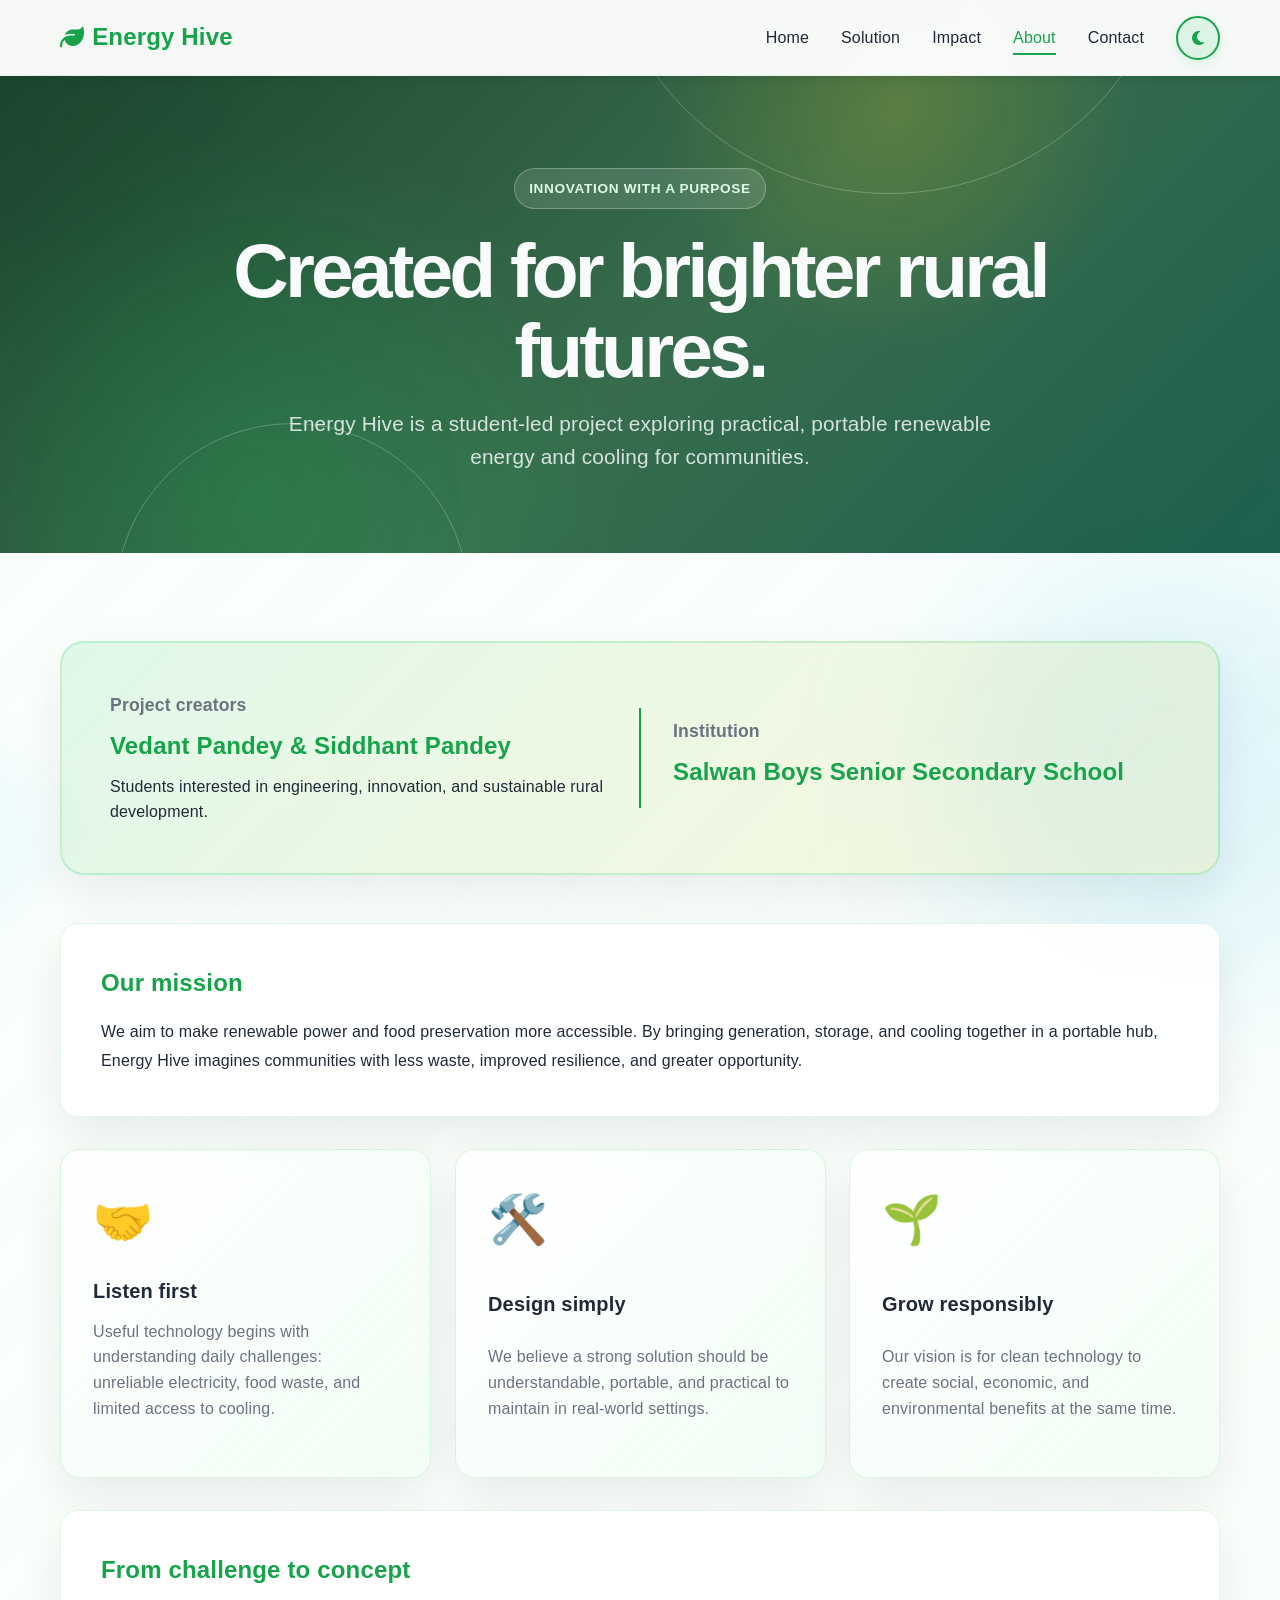
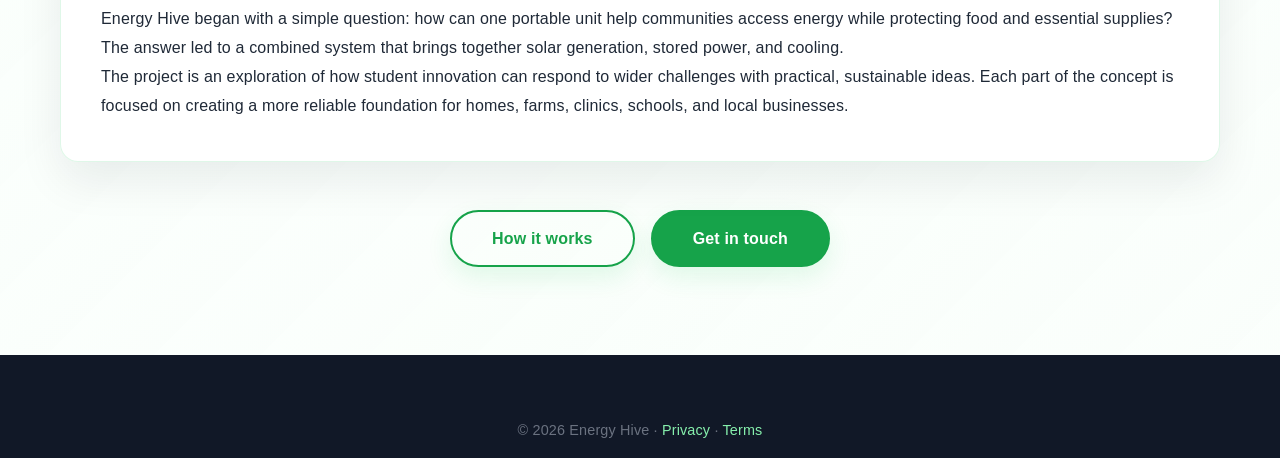
<file: about.html>
<!DOCTYPE html>
<html lang="en">
<head>
    <meta charset="UTF-8">
    <meta name="viewport" content="width=device-width, initial-scale=1.0">
    <meta name="description" content="Learn about the team and mission behind Energy Hive.">
    <title>About | Energy Hive</title>
    <link rel="stylesheet" href="styles.css">
    <link rel="stylesheet" href="https://cdnjs.cloudflare.com/ajax/libs/font-awesome/6.4.0/css/all.min.css">
</head>
<body class="legal-page">
    <nav class="navbar"><div class="nav-container">
        <a class="nav-logo" href="index.html"><i class="fas fa-leaf"></i> Energy Hive</a>
        <div class="nav-menu"><a href="index.html" class="nav-link">Home</a><a href="solution.html" class="nav-link">Solution</a><a href="impact.html" class="nav-link">Impact</a><a href="about.html" class="nav-link active">About</a><a href="index.html#contact" class="nav-link">Contact</a><button class="theme-toggle" id="themeToggle" aria-label="Toggle color theme"><i class="fas fa-moon"></i></button></div>
        <div class="hamburger" aria-label="Open menu"><span></span><span></span><span></span></div>
    </div></nav>
    <main>
        <section id="about-overview" class="page-banner"><div class="container"><p class="eyebrow">Innovation with a purpose</p><h1>Created for brighter rural futures.</h1><p>Energy Hive is a student-led project exploring practical, portable renewable energy and cooling for communities.</p></div></section>
        <nav class="section-navigator" aria-label="About page sections"><div class="container"><a href="#about-overview">Overview</a><a href="#our-team">Team</a><a href="#our-values">Values</a><a href="#our-story">Our story</a><a href="solution.html">Solution</a><a href="impact.html">Impact</a></div></nav>
        <section id="our-team" class="section team-section"><div class="container">
            <div class="team-content"><div class="team-info"><h3>Project creators</h3><p class="team-name">Vedant Pandey & Siddhant Pandey</p><p class="team-desc">Students interested in engineering, innovation, and sustainable rural development.</p></div><div class="team-divider"></div><div class="team-info"><h3>Institution</h3><p class="team-name">Salwan Boys Senior Secondary School</p></div></div>
            <div class="mission-statement"><h3>Our mission</h3><p>We aim to make renewable power and food preservation more accessible. By bringing generation, storage, and cooling together in a portable hub, Energy Hive imagines communities with less waste, improved resilience, and greater opportunity.</p></div>
            <div id="our-values" class="features-grid">
                <article class="feature-card"><div class="feature-icon">🤝</div><h3>Listen first</h3><p>Useful technology begins with understanding daily challenges: unreliable electricity, food waste, and limited access to cooling.</p></article>
                <article class="feature-card"><div class="feature-icon">🛠️</div><h3>Design simply</h3><p>We believe a strong solution should be understandable, portable, and practical to maintain in real-world settings.</p></article>
                <article class="feature-card"><div class="feature-icon">🌱</div><h3>Grow responsibly</h3><p>Our vision is for clean technology to create social, economic, and environmental benefits at the same time.</p></article>
            </div>
            <section id="our-story" class="mission-statement project-story"><h3>From challenge to concept</h3><p>Energy Hive began with a simple question: how can one portable unit help communities access energy while protecting food and essential supplies? The answer led to a combined system that brings together solar generation, stored power, and cooling.</p><p>The project is an exploration of how student innovation can respond to wider challenges with practical, sustainable ideas. Each part of the concept is focused on creating a more reliable foundation for homes, farms, clinics, schools, and local businesses.</p></section>
            <div class="page-links"><a class="btn btn-secondary" href="solution.html">How it works</a><a class="btn btn-primary" href="index.html#contact">Get in touch</a></div>
        </div></section>
    </main>
    <footer class="footer"><div class="container"><div class="footer-bottom"><p>© 2026 Energy Hive · <a href="privacy-policy.html">Privacy</a> · <a href="terms-and-conditions.html">Terms</a></p></div></div></footer>
    <script src="script.js"></script>
</body>
</html>
</file>
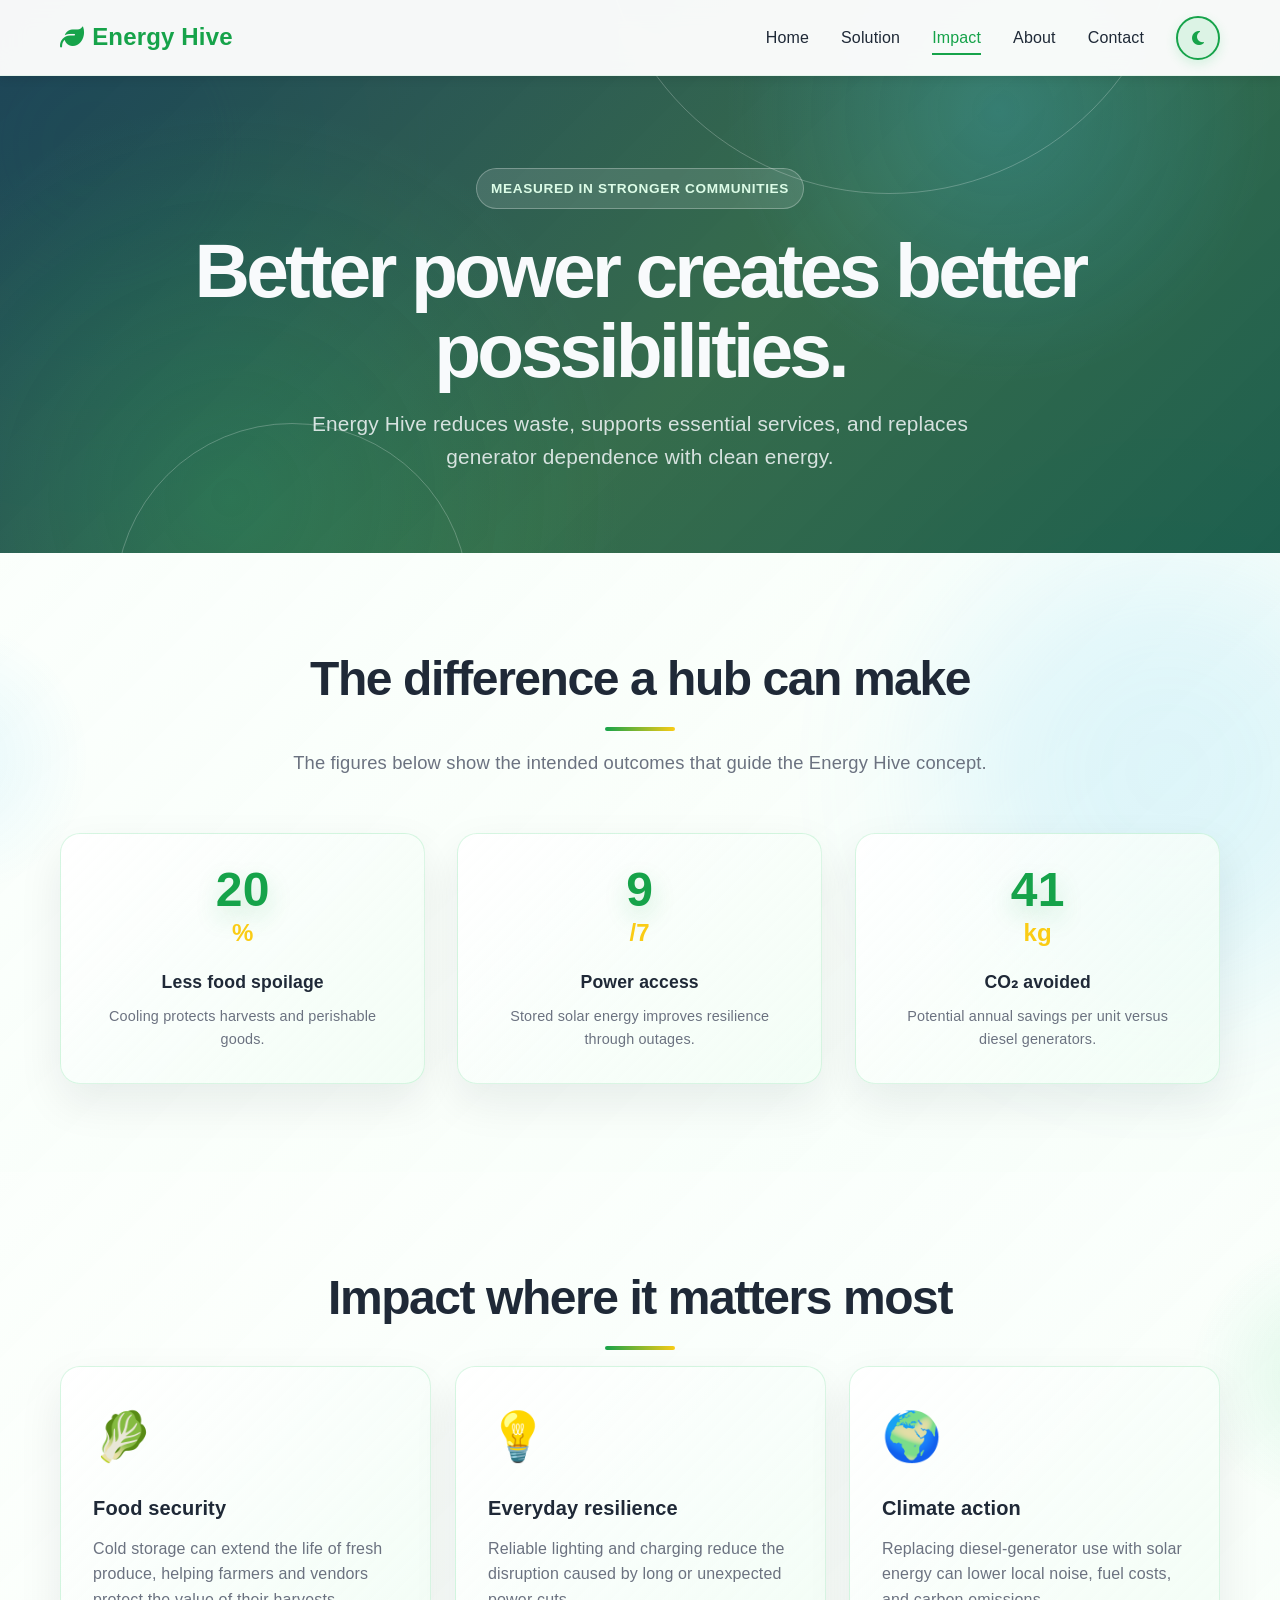
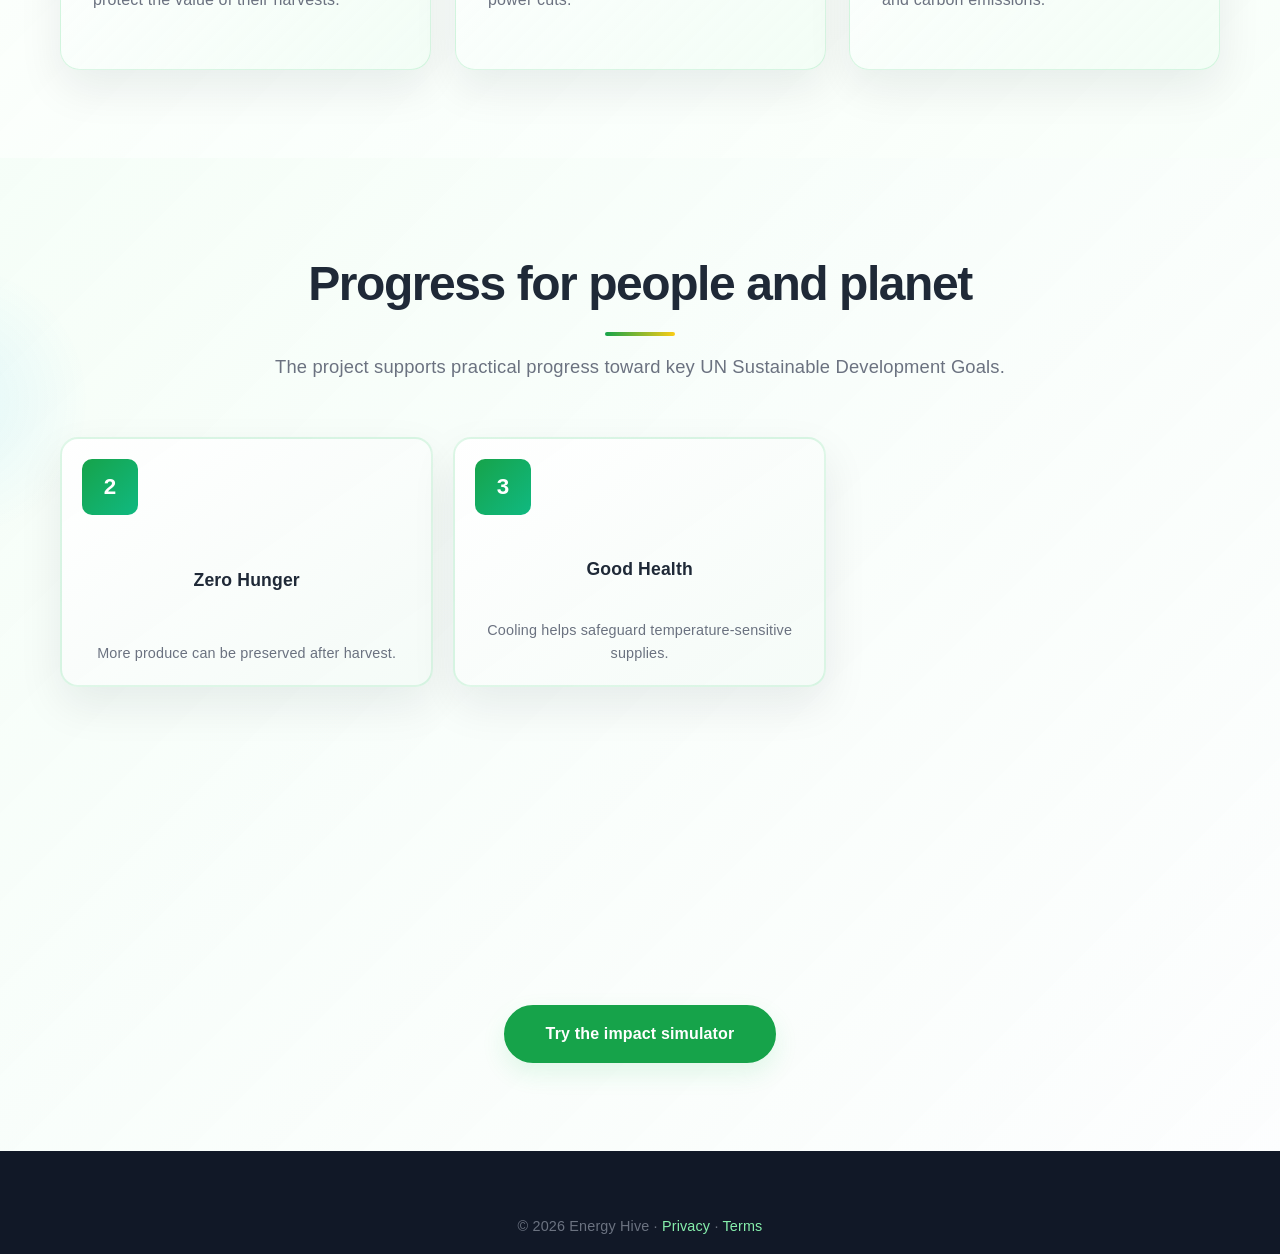
<file: impact.html>
<!DOCTYPE html>
<html lang="en">
<head>
    <meta charset="UTF-8">
    <meta name="viewport" content="width=device-width, initial-scale=1.0">
    <meta name="description" content="See the community, climate, and food-preservation impact of Energy Hive.">
    <title>Impact | Energy Hive</title>
    <link rel="stylesheet" href="styles.css">
    <link rel="stylesheet" href="https://cdnjs.cloudflare.com/ajax/libs/font-awesome/6.4.0/css/all.min.css">
</head>
<body class="legal-page">
    <nav class="navbar"><div class="nav-container">
        <a class="nav-logo" href="index.html"><i class="fas fa-leaf"></i> Energy Hive</a>
        <div class="nav-menu"><a href="index.html" class="nav-link">Home</a><a href="solution.html" class="nav-link">Solution</a><a href="impact.html" class="nav-link active">Impact</a><a href="about.html" class="nav-link">About</a><a href="index.html#contact" class="nav-link">Contact</a><button class="theme-toggle" id="themeToggle" aria-label="Toggle color theme"><i class="fas fa-moon"></i></button></div>
        <div class="hamburger" aria-label="Open menu"><span></span><span></span><span></span></div>
    </div></nav>
    <main>
        <section id="impact-overview" class="page-banner page-banner-impact"><div class="container"><p class="eyebrow">Measured in stronger communities</p><h1>Better power creates better possibilities.</h1><p>Energy Hive reduces waste, supports essential services, and replaces generator dependence with clean energy.</p></div></section>
        <nav class="section-navigator" aria-label="Impact page sections"><div class="container"><a href="#impact-overview">Overview</a><a href="#outcomes">Outcomes</a><a href="#community-impact">Communities</a><a href="#sdg-goals">SDG goals</a><a href="solution.html">Solution</a><a href="about.html">About</a></div></nav>
        <section id="outcomes" class="section impact-section"><div class="container"><h2 class="section-title">The difference a hub can make</h2><p class="section-subtitle">The figures below show the intended outcomes that guide the Energy Hive concept.</p><div class="impact-grid">
            <article class="impact-card"><div class="impact-number" data-target="50">0</div><div class="impact-unit">%</div><h3>Less food spoilage</h3><p>Cooling protects harvests and perishable goods.</p></article>
            <article class="impact-card"><div class="impact-number" data-target="24">0</div><div class="impact-unit">/7</div><h3>Power access</h3><p>Stored solar energy improves resilience through outages.</p></article>
            <article class="impact-card"><div class="impact-number" data-target="100">0</div><div class="impact-unit">kg</div><h3>CO₂ avoided</h3><p>Potential annual savings per unit versus diesel generators.</p></article>
        </div></div></section>
        <section id="community-impact" class="section solution-section"><div class="container">
            <h2 class="section-title">Impact where it matters most</h2>
            <div class="features-grid">
                <article class="feature-card"><div class="feature-icon">🥬</div><h3>Food security</h3><p>Cold storage can extend the life of fresh produce, helping farmers and vendors protect the value of their harvests.</p></article>
                <article class="feature-card"><div class="feature-icon">💡</div><h3>Everyday resilience</h3><p>Reliable lighting and charging reduce the disruption caused by long or unexpected power cuts.</p></article>
                <article class="feature-card"><div class="feature-icon">🌍</div><h3>Climate action</h3><p>Replacing diesel-generator use with solar energy can lower local noise, fuel costs, and carbon emissions.</p></article>
            </div>
        </div></section>
        <section id="sdg-goals" class="section sdg-section"><div class="container"><h2 class="section-title">Progress for people and planet</h2><p class="section-subtitle">The project supports practical progress toward key UN Sustainable Development Goals.</p><div class="sdg-grid">
            <article class="sdg-card"><div class="sdg-number">2</div><h3>Zero Hunger</h3><p>More produce can be preserved after harvest.</p></article>
            <article class="sdg-card"><div class="sdg-number">3</div><h3>Good Health</h3><p>Cooling helps safeguard temperature-sensitive supplies.</p></article>
            <article class="sdg-card"><div class="sdg-number">7</div><h3>Clean Energy</h3><p>Solar power is accessible, renewable, and practical.</p></article>
            <article class="sdg-card"><div class="sdg-number">9</div><h3>Innovation</h3><p>A modular hub can support stronger rural infrastructure.</p></article>
            <article class="sdg-card"><div class="sdg-number">13</div><h3>Climate Action</h3><p>Renewable power offers a lower-emission alternative.</p></article>
        </div><p class="page-cta"><a class="btn btn-primary" href="index.html#simulator">Try the impact simulator</a></p></div></section>
    </main>
    <footer class="footer"><div class="container"><div class="footer-bottom"><p>© 2026 Energy Hive · <a href="privacy-policy.html">Privacy</a> · <a href="terms-and-conditions.html">Terms</a></p></div></div></footer>
    <script src="script.js"></script>
</body>
</html>
</file>
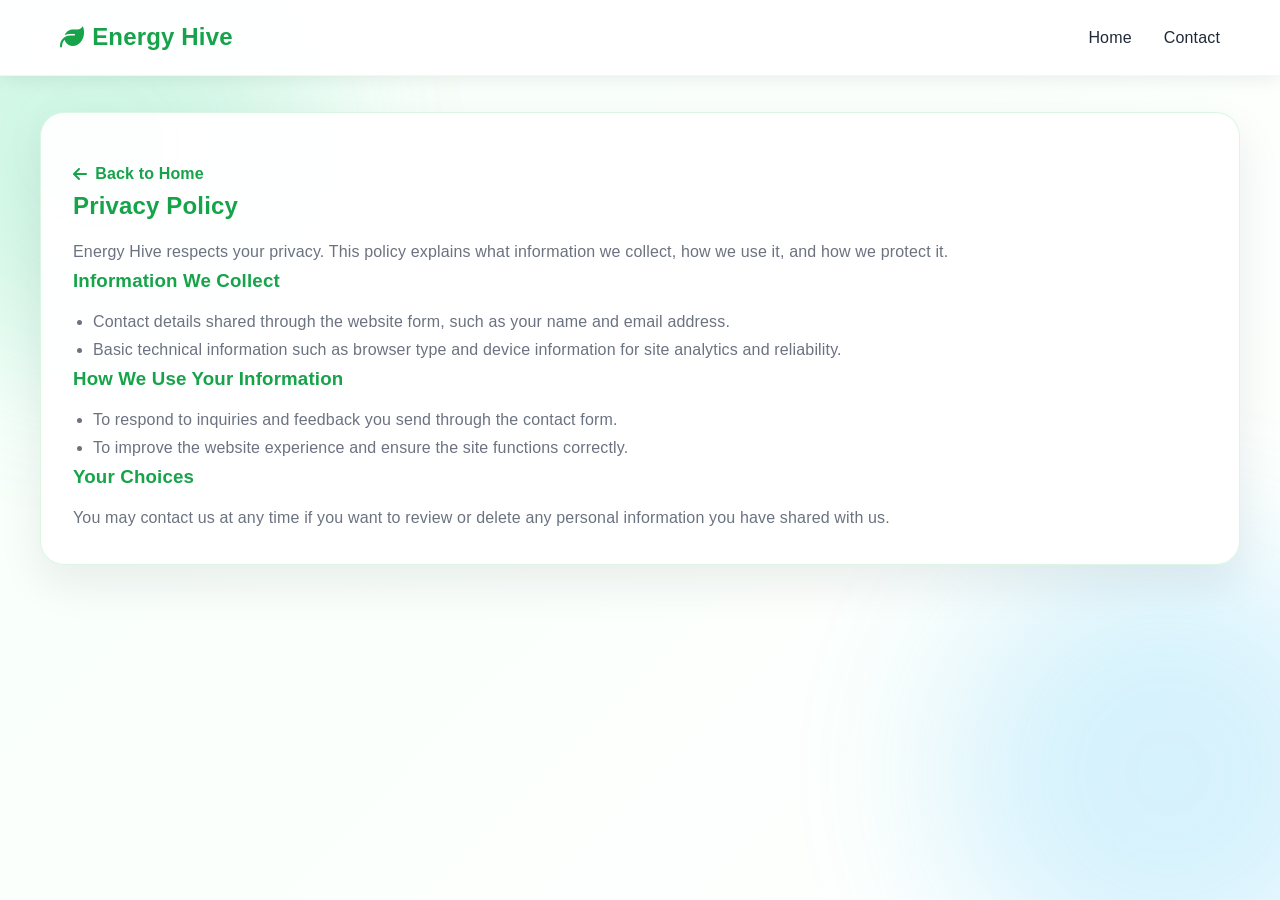
<file: privacy-policy.html>
<!DOCTYPE html>
<html lang="en">
<head>
    <meta charset="UTF-8" />
    <meta name="viewport" content="width=device-width, initial-scale=1.0" />
    <title>Privacy Policy | Energy Hive</title>
    <link rel="stylesheet" href="./styles.css" />
    <link rel="stylesheet" href="https://cdnjs.cloudflare.com/ajax/libs/font-awesome/6.4.0/css/all.min.css" />
</head>
<body class="legal-page">
    <nav class="navbar">
        <div class="nav-container">
            <a class="nav-logo" href="./index.html"><i class="fas fa-leaf"></i> Energy Hive</a>
            <div class="nav-menu">
                <a href="./index.html#home" class="nav-link">Home</a>
                <a href="./index.html#contact" class="nav-link">Contact</a>
            </div>
        </div>
    </nav>

    <main class="container legal-hero">
        <section class="legal-card">
            <a class="legal-back-link" href="./index.html"><i class="fas fa-arrow-left"></i> Back to Home</a>
            <h2>Privacy Policy</h2>
            <p>Energy Hive respects your privacy. This policy explains what information we collect, how we use it, and how we protect it.</p>
            <h3>Information We Collect</h3>
            <ul class="legal-list">
                <li>Contact details shared through the website form, such as your name and email address.</li>
                <li>Basic technical information such as browser type and device information for site analytics and reliability.</li>
            </ul>
            <h3>How We Use Your Information</h3>
            <ul class="legal-list">
                <li>To respond to inquiries and feedback you send through the contact form.</li>
                <li>To improve the website experience and ensure the site functions correctly.</li>
            </ul>
            <h3>Your Choices</h3>
            <p>You may contact us at any time if you want to review or delete any personal information you have shared with us.</p>
        </section>
    </main>

    <script src="./script.js"></script>
</body>
</html>
</file>
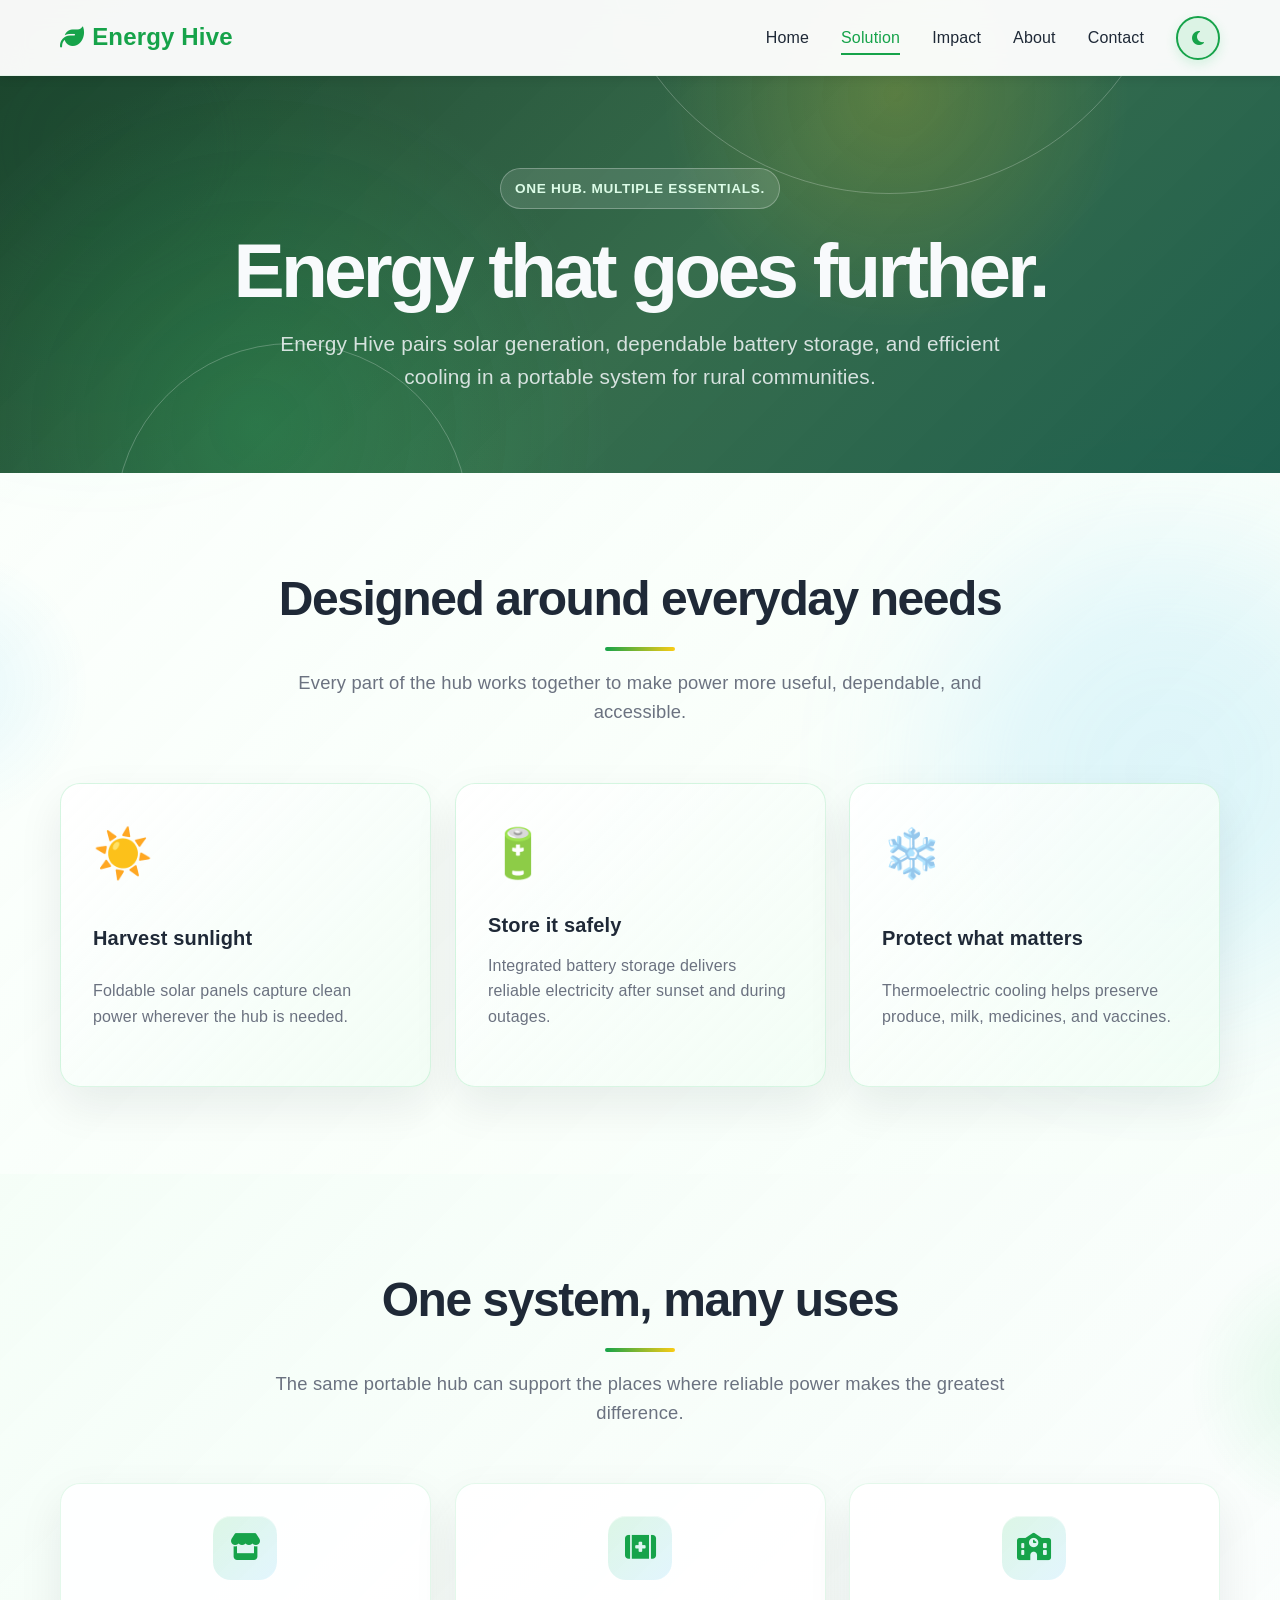
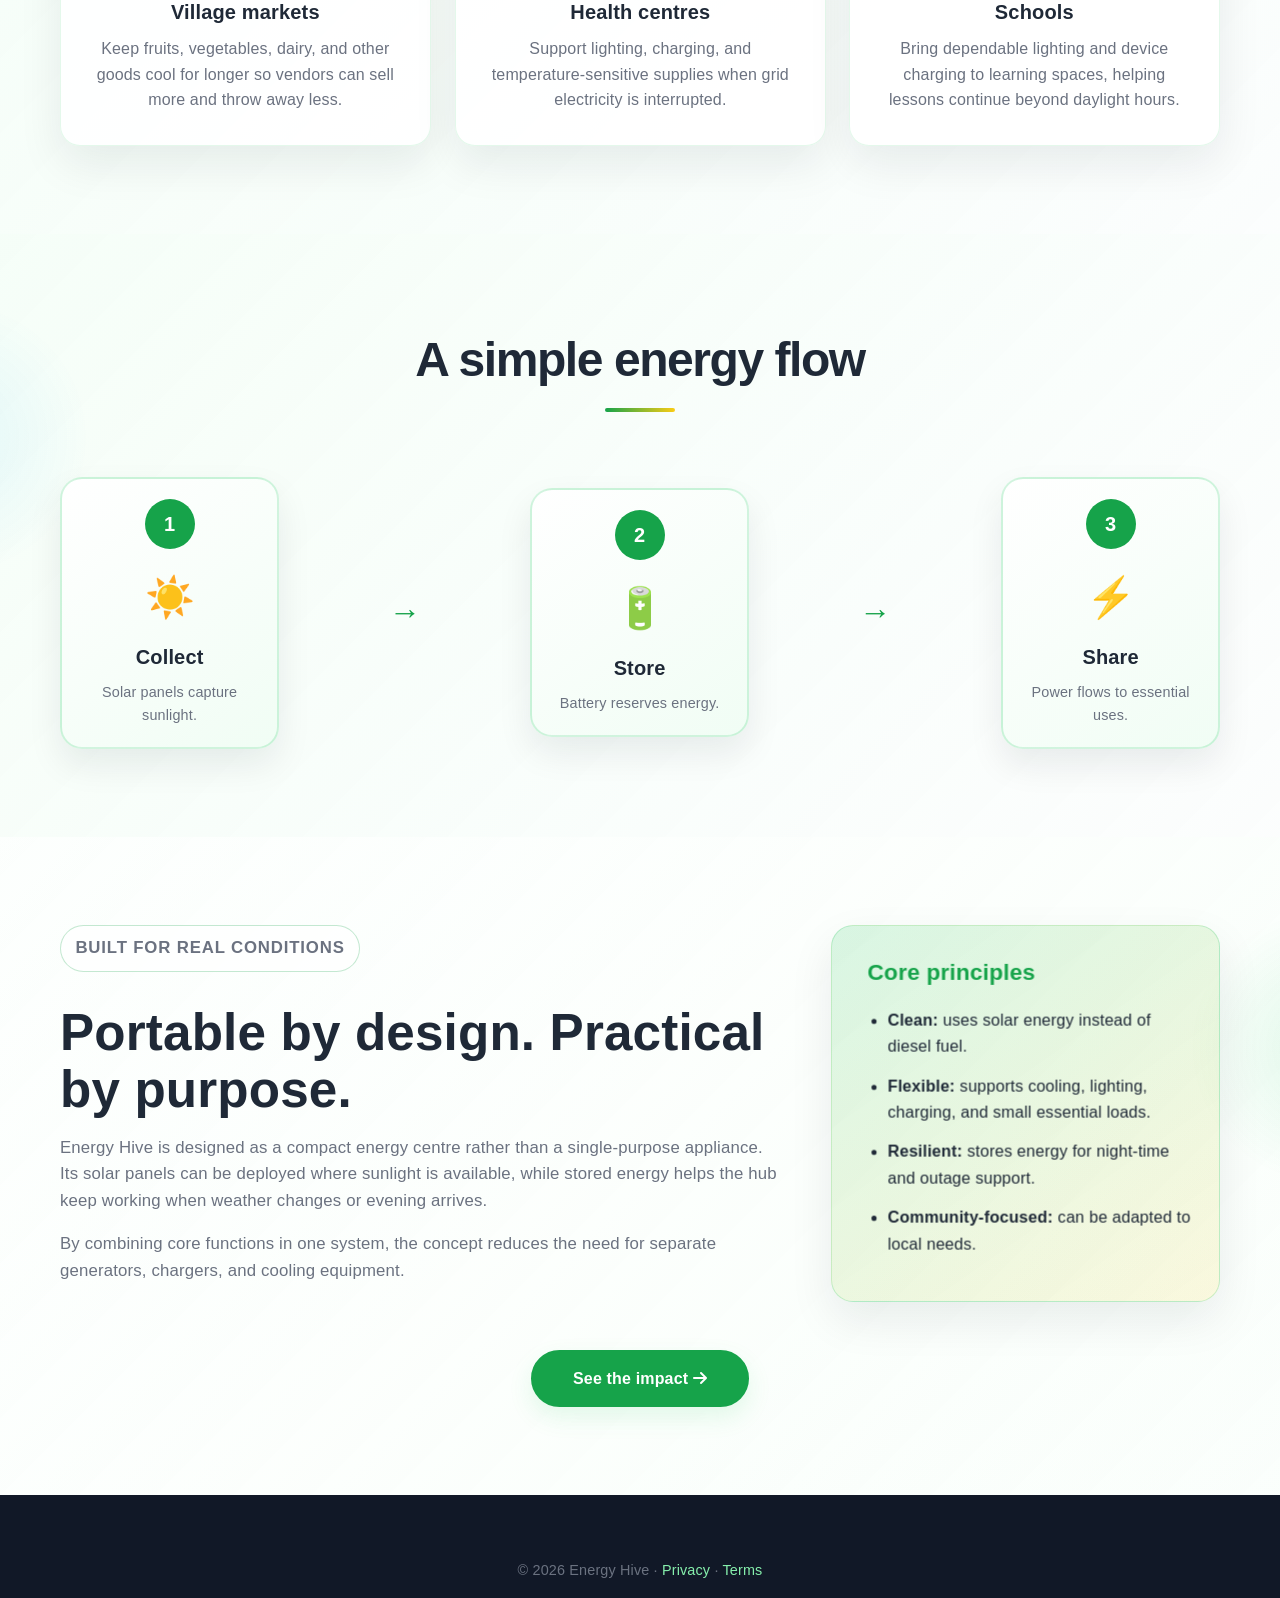
<file: solution.html>
<!DOCTYPE html>
<html lang="en">
<head>
    <meta charset="UTF-8">
    <meta name="viewport" content="width=device-width, initial-scale=1.0">
    <meta name="description" content="Discover how Energy Hive combines solar generation, storage, and cooling in one portable hub.">
    <title>Our Solution | Energy Hive</title>
    <link rel="stylesheet" href="styles.css">
    <link rel="stylesheet" href="https://cdnjs.cloudflare.com/ajax/libs/font-awesome/6.4.0/css/all.min.css">
</head>
<body class="legal-page">
    <nav class="navbar"><div class="nav-container">
        <a class="nav-logo" href="index.html"><i class="fas fa-leaf"></i> Energy Hive</a>
        <div class="nav-menu">
            <a href="index.html" class="nav-link">Home</a><a href="solution.html" class="nav-link active">Solution</a><a href="impact.html" class="nav-link">Impact</a><a href="about.html" class="nav-link">About</a><a href="index.html#contact" class="nav-link">Contact</a>
            <button class="theme-toggle" id="themeToggle" aria-label="Toggle color theme"><i class="fas fa-moon"></i></button>
        </div><div class="hamburger" aria-label="Open menu"><span></span><span></span><span></span></div>
    </div></nav>
    <main>
        <section id="solution-overview" class="page-banner"><div class="container"><p class="eyebrow">One hub. Multiple essentials.</p><h1>Energy that goes further.</h1><p>Energy Hive pairs solar generation, dependable battery storage, and efficient cooling in a portable system for rural communities.</p></div></section>
        <nav class="section-navigator" aria-label="Solution page sections"><div class="container"><a href="#solution-overview">Overview</a><a href="#capabilities">Capabilities</a><a href="#use-cases">Use cases</a><a href="#energy-flow">How it works</a><a href="#design-principles">Design</a><a href="impact.html">Impact</a></div></nav>
        <section id="capabilities" class="section solution-section"><div class="container">
            <h2 class="section-title">Designed around everyday needs</h2>
            <p class="section-subtitle">Every part of the hub works together to make power more useful, dependable, and accessible.</p>
            <div class="features-grid">
                <article class="feature-card"><div class="feature-icon">☀️</div><h3>Harvest sunlight</h3><p>Foldable solar panels capture clean power wherever the hub is needed.</p></article>
                <article class="feature-card"><div class="feature-icon">🔋</div><h3>Store it safely</h3><p>Integrated battery storage delivers reliable electricity after sunset and during outages.</p></article>
                <article class="feature-card"><div class="feature-icon">❄️</div><h3>Protect what matters</h3><p>Thermoelectric cooling helps preserve produce, milk, medicines, and vaccines.</p></article>
            </div>
        </div></section>
        <section id="use-cases" class="section problem-section"><div class="container">
            <h2 class="section-title">One system, many uses</h2>
            <p class="section-subtitle">The same portable hub can support the places where reliable power makes the greatest difference.</p>
            <div class="problem-grid">
                <article class="problem-card"><div class="problem-icon"><i class="fas fa-store"></i></div><h3>Village markets</h3><p>Keep fruits, vegetables, dairy, and other goods cool for longer so vendors can sell more and throw away less.</p></article>
                <article class="problem-card"><div class="problem-icon"><i class="fas fa-kit-medical"></i></div><h3>Health centres</h3><p>Support lighting, charging, and temperature-sensitive supplies when grid electricity is interrupted.</p></article>
                <article class="problem-card"><div class="problem-icon"><i class="fas fa-school"></i></div><h3>Schools</h3><p>Bring dependable lighting and device charging to learning spaces, helping lessons continue beyond daylight hours.</p></article>
            </div>
        </div></section>
        <section id="energy-flow" class="section how-it-works"><div class="container"><h2 class="section-title">A simple energy flow</h2><div class="process-flow">
            <div class="process-step"><div class="step-number">1</div><div class="step-icon">☀️</div><div class="step-title">Collect</div><div class="step-desc">Solar panels capture sunlight.</div></div>
            <div class="process-arrow">→</div><div class="process-step"><div class="step-number">2</div><div class="step-icon">🔋</div><div class="step-title">Store</div><div class="step-desc">Battery reserves energy.</div></div>
            <div class="process-arrow">→</div><div class="process-step"><div class="step-number">3</div><div class="step-icon">⚡</div><div class="step-title">Share</div><div class="step-desc">Power flows to essential uses.</div></div>
        </div></div></section>
        <section id="design-principles" class="section solution-section"><div class="container content-split">
            <div><p class="eyebrow">Built for real conditions</p><h2>Portable by design. Practical by purpose.</h2><p>Energy Hive is designed as a compact energy centre rather than a single-purpose appliance. Its solar panels can be deployed where sunlight is available, while stored energy helps the hub keep working when weather changes or evening arrives.</p><p>By combining core functions in one system, the concept reduces the need for separate generators, chargers, and cooling equipment.</p></div>
            <aside class="info-panel"><h3>Core principles</h3><ul class="legal-list"><li><strong>Clean:</strong> uses solar energy instead of diesel fuel.</li><li><strong>Flexible:</strong> supports cooling, lighting, charging, and small essential loads.</li><li><strong>Resilient:</strong> stores energy for night-time and outage support.</li><li><strong>Community-focused:</strong> can be adapted to local needs.</li></ul></aside>
        </div><p class="page-cta"><a class="btn btn-primary" href="impact.html">See the impact <i class="fas fa-arrow-right"></i></a></p></section>
    </main>
    <footer class="footer"><div class="container"><div class="footer-bottom"><p>© 2026 Energy Hive · <a href="privacy-policy.html">Privacy</a> · <a href="terms-and-conditions.html">Terms</a></p></div></div></footer>
    <script src="script.js"></script>
</body>
</html>
</file>
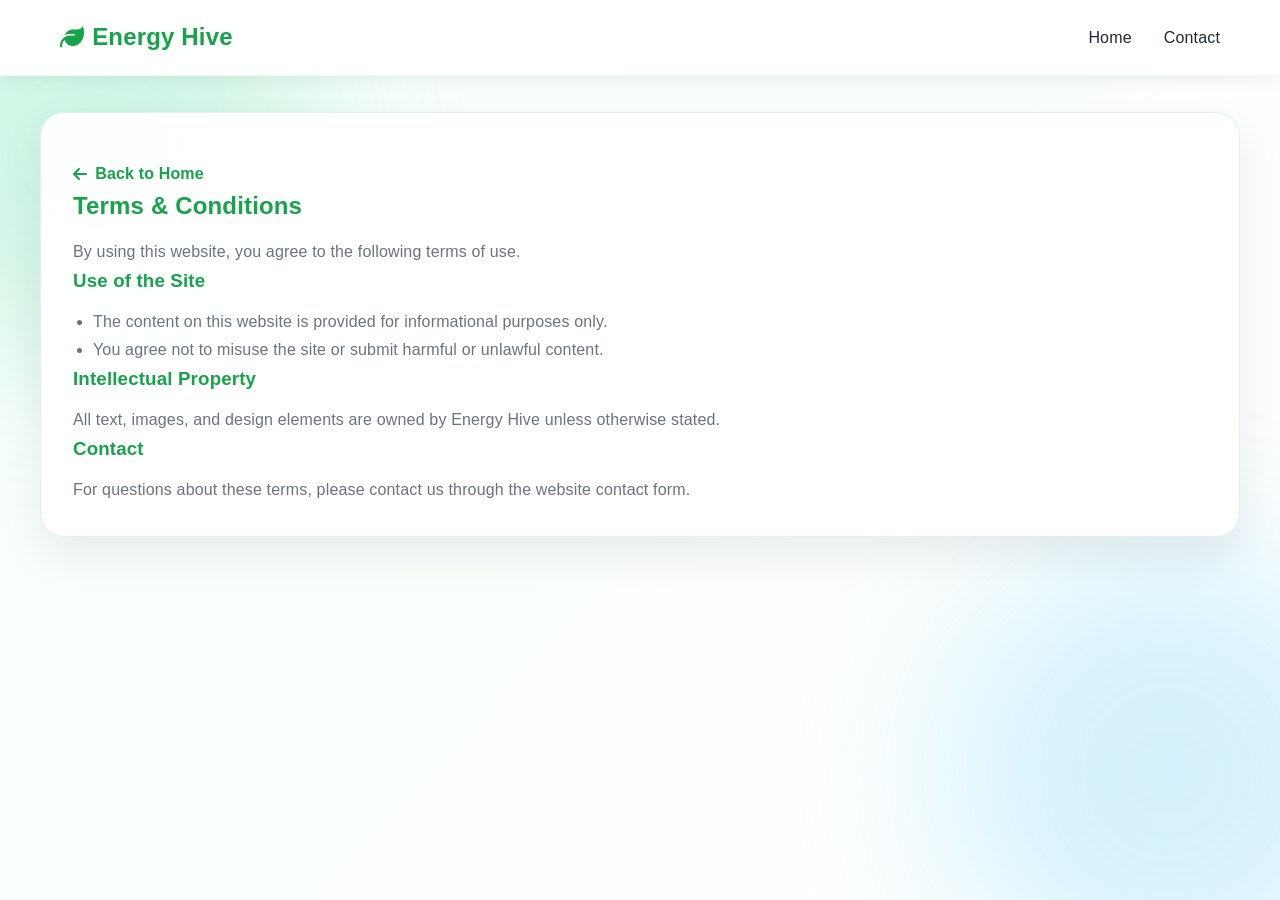
<file: terms-and-conditions.html>
<!DOCTYPE html>
<html lang="en">
<head>
    <meta charset="UTF-8" />
    <meta name="viewport" content="width=device-width, initial-scale=1.0" />
    <title>Terms & Conditions | Energy Hive</title>
    <link rel="stylesheet" href="./styles.css" />
    <link rel="stylesheet" href="https://cdnjs.cloudflare.com/ajax/libs/font-awesome/6.4.0/css/all.min.css" />
</head>
<body class="legal-page">
    <nav class="navbar">
        <div class="nav-container">
            <a class="nav-logo" href="./index.html"><i class="fas fa-leaf"></i> Energy Hive</a>
            <div class="nav-menu">
                <a href="./index.html#home" class="nav-link">Home</a>
                <a href="./index.html#contact" class="nav-link">Contact</a>
            </div>
        </div>
    </nav>

    <main class="container legal-hero">
        <section class="legal-card">
            <a class="legal-back-link" href="./index.html"><i class="fas fa-arrow-left"></i> Back to Home</a>
            <h2>Terms & Conditions</h2>
            <p>By using this website, you agree to the following terms of use.</p>
            <h3>Use of the Site</h3>
            <ul class="legal-list">
                <li>The content on this website is provided for informational purposes only.</li>
                <li>You agree not to misuse the site or submit harmful or unlawful content.</li>
            </ul>
            <h3>Intellectual Property</h3>
            <p>All text, images, and design elements are owned by Energy Hive unless otherwise stated.</p>
            <h3>Contact</h3>
            <p>For questions about these terms, please contact us through the website contact form.</p>
        </section>
    </main>

    <script src="./script.js"></script>
</body>
</html>
</file>
<file: styles.css>
/* ===================================
   ENERGY HIVE - MODERN CSS STYLES
   =================================== */

* {
    margin: 0;
    padding: 0;
    box-sizing: border-box;
}

/* Root Variables */
:root {
    --primary-green: #16A34A;
    --primary-green-bright: #34D399;
    --solar-yellow: #FACC15;
    --accent-cyan: #38BDF8;
    --accent-purple: #8B5CF6;
    --white: #FFFFFF;
    --dark-gray: #111827;
    --light-gray: #F3F4F6;
    --text-dark: #1F2937;
    --text-light: #6B7280;
    --border-color: #E5E7EB;
    --surface: rgba(255, 255, 255, 0.88);
    --surface-strong: rgba(255, 255, 255, 0.96);
    --shadow-sm: 0 1px 2px rgba(0, 0, 0, 0.05);
    --shadow-md: 0 4px 6px rgba(0, 0, 0, 0.1);
    --shadow-lg: 0 10px 25px rgba(0, 0, 0, 0.1);
    --shadow-xl: 0 20px 50px rgba(0, 0, 0, 0.15);
    --card-shadow: 0 18px 45px rgba(15, 23, 42, 0.08);
    --navbar-height: 76px;
    --navbar-height-mobile: 60px;
    --bg-section-a: linear-gradient(135deg, rgba(255, 255, 255, 0.4) 0%, rgba(240, 253, 244, 0.3) 100%);
    --bg-section-b: linear-gradient(135deg, rgba(240, 253, 244, 0.45) 0%, rgba(248, 250, 252, 0.35) 100%);
}

/* Dark Mode Variables */
body.dark-mode {
    --white: #FFFFFF;
    --light-gray: #FFFFFF;
    --text-dark: #FFFFFF;
    --text-light: #E5E7EB;
    --border-color: #64748B;
    --surface: rgba(15, 23, 42, 0.88);
    --surface-strong: rgba(15, 23, 42, 0.96);
    --bg-section-a: linear-gradient(135deg, rgba(15, 23, 42, 0.45) 0%, rgba(26, 58, 26, 0.35) 100%);
    --bg-section-b: linear-gradient(135deg, rgba(26, 58, 26, 0.45) 0%, rgba(15, 23, 42, 0.35) 100%);
    background: #020617;
    color: var(--text-dark);
}

/* Global Styles */
html {
    scroll-behavior: smooth;
}

body {
    font-family: 'Segoe UI', Tahoma, Geneva, Verdana, sans-serif;
    color: var(--text-dark);
    background: radial-gradient(circle at top left, rgba(34, 197, 94, 0.16), transparent 24%), radial-gradient(circle at top right, rgba(250, 204, 21, 0.16), transparent 26%), linear-gradient(135deg, #f5fff7 0%, #ffffff 40%, #f4fbff 100%);
    line-height: 1.6;
    transition: background 0.3s ease, color 0.3s ease;
    min-height: 100vh;
    overflow-x: hidden;
    letter-spacing: 0.01em;
    position: relative;
}

body::before,
body::after {
    content: '';
    position: fixed;
    inset: auto;
    width: 28rem;
    height: 28rem;
    border-radius: 50%;
    filter: blur(80px);
    opacity: 0.2;
    pointer-events: none;
    z-index: -1;
    animation: blobMove 16s ease-in-out infinite alternate;
}

body::before {
    top: -5rem;
    left: -8rem;
    background: var(--primary-green-bright);
}

body::after {
    bottom: -6rem;
    right: -7rem;
    background: var(--accent-cyan);
    animation-duration: 18s;
}

img {
    display: block;
    max-width: 100%;
    height: auto;
}

.container {
    max-width: 1200px;
    margin: 0 auto;
    padding: 0 20px;
}

/* ===================================
   NAVIGATION BAR
   =================================== */

.navbar {
    position: fixed;
    top: 0;
    left: 0;
    width: 100%;
    height: var(--navbar-height);
    background: rgba(255, 255, 255, 0.96);
    backdrop-filter: blur(12px);
    box-shadow: 0 2px 18px rgba(0, 0, 0, 0.08);
    z-index: 1000;
    transition: all 0.3s ease;
    border-bottom: 1px solid rgba(34, 197, 94, 0.08);
}

body.dark-mode .navbar {
    background: rgba(15, 23, 42, 0.95);
    box-shadow: 0 2px 10px rgba(0, 0, 0, 0.3);
}

body.dark-mode .contact-note,
body.dark-mode .contact-note h4,
body.dark-mode .contact-note p,
body.dark-mode .info-panel li {
    color: var(--text-dark) !important;
}

body.dark-mode .contact-note {
    background: rgba(15, 23, 42, 0.9) !important;
    border-color: rgba(134, 239, 172, 0.3) !important;
}

.nav-container {
    max-width: 1200px;
    margin: 0 auto;
    padding: 0 20px;
    height: 100%;
    display: flex;
    justify-content: space-between;
    align-items: center;
}

.nav-logo {
    font-size: 1.5rem;
    font-weight: bold;
    color: var(--primary-green);
    display: flex;
    align-items: center;
    gap: 0.5rem;
}

.nav-menu {
    display: flex;
    gap: 2rem;
    align-items: center;
    list-style: none;
}

.nav-link {
    text-decoration: none;
    color: var(--text-dark);
    font-weight: 500;
    transition: color 0.3s ease;
    position: relative;
}

.nav-link::after {
    content: '';
    position: absolute;
    bottom: -5px;
    left: 50%;
    width: 0;
    height: 2px;
    background: var(--primary-green);
    transition: width 0.3s ease, left 0.3s ease;
}

.nav-link:hover {
    color: var(--primary-green);
}

.nav-link.active {
    color: var(--primary-green);
}

.nav-link.active::after {
    width: 100%;
    left: 0;
    background: var(--primary-green);
}

.nav-link:hover::after {
    width: 100%;
    left: 0;
}

.theme-toggle {
    background: rgba(34, 197, 94, 0.12);
    border: 2px solid var(--primary-green);
    border-radius: 50%;
    width: 44px;
    height: 44px;
    cursor: pointer;
    display: flex;
    align-items: center;
    justify-content: center;
    color: var(--primary-green);
    transition: all 0.3s ease;
    box-shadow: 0 4px 12px rgba(34, 197, 94, 0.16);
    flex-shrink: 0;
}

.theme-toggle:hover,
.theme-toggle:focus-visible {
    background: var(--primary-green);
    color: white;
    transform: rotate(20deg);
    outline: none;
    box-shadow: 0 6px 16px rgba(34, 197, 94, 0.24);
}

.theme-toggle i {
    font-size: 1rem;
    transition: transform 0.5s cubic-bezier(0.34, 1.56, 0.64, 1);
}

.theme-toggle:hover i {
    transform: rotate(360deg) scale(1.15);
}

.hamburger {
    display: none;
    flex-direction: column;
    cursor: pointer;
    z-index: 1001; /* Ensure hamburger stays clickable on top of nav-menu */
}

.hamburger span {
    width: 25px;
    height: 3px;
    background: var(--text-dark);
    margin: 4px 0;
    border-radius: 2px;
    transition: all 0.3s ease;
}

.hamburger.active span:nth-child(1) {
    transform: rotate(45deg) translate(5px, 5px);
}

.hamburger.active span:nth-child(2) {
    opacity: 0;
    transform: translateX(-10px);
}

.hamburger.active span:nth-child(3) {
    transform: rotate(-45deg) translate(5px, -5px);
}

/* ===================================
   HERO SECTION
   =================================== */

.hero {
    position: relative;
    min-height: 100vh;
    display: flex;
    align-items: center;
    justify-content: center;
    overflow: hidden;
    padding-top: var(--navbar-height);
    background: var(--bg-section-a);
}

body.dark-mode .hero {
    box-shadow: inset 0 -60px 120px rgba(0, 0, 0, 0.16);
}

.hero-background {
    position: absolute;
    top: 0;
    left: 0;
    width: 100%;
    height: 100%;
    z-index: 0;
}

.solar-animation {
    position: absolute;
    width: 320px;
    height: 320px;
    background: radial-gradient(circle, rgba(34, 197, 94, 0.16) 0%, rgba(34, 197, 94, 0.05) 45%, transparent 75%);
    border-radius: 50%;
    animation: float 6s ease-in-out infinite;
    top: 16%;
    right: 8%;
    filter: blur(1px);
}

.energy-particles {
    position: absolute;
    width: 100%;
    height: 100%;
    background-image: 
        radial-gradient(2px 2px at 20px 30px, rgba(34, 197, 94, 0.8), transparent),
        radial-gradient(2px 2px at 60px 70px, rgba(250, 204, 21, 0.75), transparent),
        radial-gradient(1px 1px at 50px 50px, rgba(34, 197, 94, 0.7), transparent);
    background-size: 220px 220px;
    animation: drift 24s linear infinite;
    opacity: 0.8;
}

@keyframes float {
    0%, 100% { transform: translateY(0px); }
    50% { transform: translateY(-50px); }
}

@keyframes drift {
    0% { background-position: 0 0; }
    100% { background-position: 200px 200px; }
}

.floating-icons {
    position: absolute;
    width: 100%;
    height: 100%;
}

.icon-float {
    position: absolute;
    font-size: 3rem;
    opacity: 0.13;
    animation: float 4.2s ease-in-out infinite;
    animation-delay: var(--delay);
    text-shadow: 0 0 20px rgba(34, 197, 94, 0.15);
}

.icon-float:nth-child(1) { top: 10%; left: 10%; }
.icon-float:nth-child(2) { top: 60%; right: 15%; }
.icon-float:nth-child(3) { bottom: 15%; left: 20%; }
.icon-float:nth-child(4) { top: 40%; right: 5%; }

.hero-content {
    position: relative;
    z-index: 10;
    text-align: center;
    max-width: 800px;
    padding: 2rem;
    animation: slideUp 1s ease-out;
}

@keyframes slideUp {
    from {
        opacity: 0;
        transform: translateY(50px);
    }
    to {
        opacity: 1;
        transform: translateY(0);
    }
}

.hero-title {
    font-size: clamp(2.5rem, 8vw, 4.7rem);
    font-weight: 900;
    background: linear-gradient(135deg, #16a34a 0%, #22c55e 40%, #10b981 100%);
    -webkit-background-clip: text;
    -webkit-text-fill-color: transparent;
    background-clip: text;
    margin-bottom: 1rem;
    letter-spacing: -0.04em;
    text-shadow: 0 8px 30px rgba(34, 197, 94, 0.12);
}

.hero-subtitle {
    font-size: 1.5rem;
    color: var(--text-dark);
    margin-bottom: 0.5rem;
    font-weight: 600;
}

.hero-tagline {
    font-size: 1.25rem;
    color: var(--primary-green);
    margin-bottom: 2rem;
    font-style: italic;
    font-weight: 500;
}

.hero-buttons {
    display: flex;
    gap: 1.5rem;
    justify-content: center;
    margin: 2rem 0;
    flex-wrap: wrap;
}

.btn {
    padding: 14px 40px;
    border: 2px solid var(--primary-green);
    border-radius: 50px;
    font-size: 1rem;
    font-weight: 600;
    cursor: pointer;
    transition: all 0.3s ease;
    text-decoration: none;
    display: inline-block;
    box-shadow: 0 10px 24px rgba(34, 197, 94, 0.12);
}

.btn-primary {
    background: var(--primary-green);
    color: white;
}

.btn-primary:hover {
    background: transparent;
    color: var(--primary-green);
    transform: translateY(-3px) scale(1.02);
    box-shadow: 0 14px 28px rgba(34, 197, 94, 0.18);
}

.btn-secondary {
    background: transparent;
    color: var(--primary-green);
}

.btn-secondary:hover {
    background: var(--primary-green);
    color: white;
    transform: translateY(-3px) scale(1.02);
    box-shadow: 0 14px 28px rgba(34, 197, 94, 0.18);
}

.hero-stats {
    display: flex;
    justify-content: center;
    gap: 3rem;
    margin-top: 4rem;
    flex-wrap: wrap;
}

.stat {
    text-align: center;
    animation: fadeIn 1s ease-out;
}

.stat-number {
    font-size: 2.5rem;
    font-weight: 900;
    color: var(--primary-green);
}

.stat p {
    color: var(--text-light);
    margin-top: 0.5rem;
}

/* ===================================
   GENERAL SECTION STYLES
   =================================== */

.section {
    padding: 5.5rem 0;
}

.section-title {
    font-size: clamp(2rem, 5vw, 3rem);
    font-weight: 900;
    text-align: center;
    margin-bottom: 1rem;
    color: var(--text-dark);
    letter-spacing: -0.03em;
    position: relative;
    display: inline-block;
    width: 100%;
}

.section-subtitle {
    font-size: 1.15rem;
    text-align: center;
    color: var(--text-light);
    margin-bottom: 3.5rem;
    max-width: 760px;
    margin-left: auto;
    margin-right: auto;
}

/* ===================================
   IMPACT SIMULATOR SECTION
   =================================== */

.simulator-section {
    background: var(--bg-section-b);
}

.simulator-shell {
    display: flex;
    flex-wrap: wrap;
    align-items: stretch;
    gap: 2rem;
    background: rgba(255, 255, 255, 0.82);
    backdrop-filter: blur(14px);
    border: 1px solid rgba(34, 197, 94, 0.16);
    border-radius: 28px;
    padding: 2rem;
    box-shadow: var(--card-shadow);
}

body.dark-mode .simulator-shell {
    background: rgba(15, 23, 42, 0.8);
}

.simulator-controls {
    flex: 1 1 320px;
    min-width: 280px;
    display: flex;
    flex-direction: column;
    gap: 1rem;
}

.scenario-pills {
    display: flex;
    flex-wrap: wrap;
    gap: 0.75rem;
    margin-bottom: 0.25rem;
}

.scenario-pill {
    border: 1px solid rgba(34, 197, 94, 0.22);
    background: rgba(34, 197, 94, 0.08);
    color: var(--text-dark);
    padding: 0.7rem 1rem;
    border-radius: 999px;
    cursor: pointer;
    font-weight: 600;
    transition: all 0.2s ease;
}

.scenario-pill.active,
.scenario-pill:hover {
    background: var(--primary-green);
    color: white;
    transform: translateY(-2px);
}

.control-label {
    font-weight: 700;
    color: var(--text-dark);
    display: flex;
    justify-content: space-between;
    gap: 1rem;
}

input[type="range"] {
    width: 100%;
    accent-color: var(--primary-green);
    cursor: pointer;
}

.simulator-results {
    flex: 1 1 320px;
    min-width: 280px;
    display: grid;
    grid-template-columns: repeat(2, minmax(0, 1fr));
    gap: 1rem;
}

.result-card {
    background: linear-gradient(135deg, rgba(34,197,94,0.14), rgba(56,189,248,0.12));
    border-radius: 18px;
    padding: 1.25rem;
    min-height: 120px;
    display: flex;
    flex-direction: column;
    justify-content: center;
    box-shadow: inset 0 1px 0 rgba(255,255,255,0.4);
}

.result-card-accent {
    background: linear-gradient(135deg, rgba(250,204,21,0.18), rgba(34,197,94,0.16));
    grid-column: span 2;
}

.result-label {
    font-size: 0.9rem;
    text-transform: uppercase;
    letter-spacing: 0.12em;
    color: var(--text-light);
    margin-bottom: 0.35rem;
}

.result-card h3 {
    font-size: 1.7rem;
    color: var(--text-dark);
    margin-bottom: 0.25rem;
}

.result-card span {
    color: var(--text-light);
    font-size: 0.95rem;
}

/* ===================================
   PROBLEM SECTION
   =================================== */

.problem-section {
    background: var(--bg-section-b);
}

.problem-grid {
    display: grid;
    grid-template-columns: repeat(auto-fit, minmax(280px, 1fr));
    gap: 1.5rem;
    align-items: stretch;
}

.problem-card {
    background: var(--surface);
    backdrop-filter: blur(10px);
    padding: 2rem;
    border-radius: 20px;
    border: 1px solid rgba(34, 197, 94, 0.12);
    text-align: center;
    transition: all 0.3s ease;
    display: flex;
    flex-direction: column;
    justify-content: space-between;
    height: 100%;
    box-shadow: var(--card-shadow);
}

body.dark-mode .problem-card {
    background: rgba(30, 40, 60, 0.8);
    border-color: rgba(34, 197, 94, 0.2);
}

.problem-card:hover,
.feature-card:hover,
.impact-card:hover,
.sdg-card:hover,
.process-step:hover,
.timeline-item:hover,
.contact-form-wrapper:hover,
.mission-statement:hover,
.competition-info:hover {
    transform: translateY(-6px) scale(1.01);
    border-color: var(--primary-green);
    box-shadow: 0 22px 50px rgba(34, 197, 94, 0.16);
}

.problem-icon {
    width: 64px;
    height: 64px;
    margin: 0 auto 1rem;
    display: grid;
    place-items: center;
    border-radius: 18px;
    font-size: 1.7rem;
    color: var(--primary-green);
    background: linear-gradient(135deg, rgba(34, 197, 94, 0.16), rgba(56, 189, 248, 0.14));
    box-shadow: inset 0 1px 0 rgba(255,255,255,0.5);
    animation: pulseSoft 3.2s ease-in-out infinite;
}

.problem-icon i {
    display: inline-block;
}

.problem-card h3 {
    font-size: 1.25rem;
    margin-bottom: 0.5rem;
    color: var(--text-dark);
}

.problem-card p {
    color: var(--text-light);
    line-height: 1.6;
}

/* ===================================
   SOLUTION SECTION
   =================================== */

.solution-section {
    background: var(--bg-section-a);
}

.features-grid {
    display: grid;
    grid-template-columns: repeat(auto-fit, minmax(280px, 1fr));
    gap: 1.5rem;
    align-items: stretch;
}

.feature-card {
    background: linear-gradient(135deg, rgba(255, 255, 255, 0.9) 0%, rgba(240, 253, 244, 0.75) 100%);
    backdrop-filter: blur(10px);
    padding: 2rem;
    border-radius: 20px;
    border: 1px solid rgba(34, 197, 94, 0.16);
    transition: all 0.3s ease;
    display: flex;
    flex-direction: column;
    justify-content: space-between;
    height: 100%;
    box-shadow: var(--card-shadow);
}

body.dark-mode .feature-card {
    background: linear-gradient(135deg, rgba(30, 40, 60, 0.8) 0%, rgba(26, 58, 26, 0.5) 100%);
}

.feature-card:hover {
    border-color: var(--primary-green);
    box-shadow: 0 20px 40px rgba(34, 197, 94, 0.2);
    transform: translateY(-5px);
}

.feature-icon {
    font-size: 3rem;
    margin-bottom: 1rem;
}

.feature-card h3 {
    font-size: 1.25rem;
    margin-bottom: 0.75rem;
    color: var(--text-dark);
}

.feature-card p {
    color: var(--text-light);
    margin-bottom: 1.5rem;
    line-height: 1.6;
}

.feature-bar {
    height: 8px;
    width: min(100%, 240px);
    margin: 0 auto;
    background: var(--light-gray);
    border-radius: 10px;
    overflow: hidden;
}

body.dark-mode .feature-bar {
    background: rgba(255, 255, 255, 0.1);
}

.feature-fill {
    height: 100%;
    width: var(--fill-width, 100%);
    background: linear-gradient(90deg, var(--primary-green) 0%, var(--solar-yellow) 100%);
    border-radius: 10px;
}

/* ===================================
   HOW IT WORKS SECTION
   =================================== */

.how-it-works {
    background: var(--bg-section-b);
}

.process-flow {
    display: grid;
    grid-template-columns: repeat(5, minmax(0, 1fr));
    gap: 1rem;
    margin-top: 3rem;
    align-items: center;
}

.process-step {
    background: linear-gradient(145deg, rgba(255,255,255,0.95), rgba(240,253,244,0.95));
    backdrop-filter: blur(10px);
    border: 2px solid rgba(34, 197, 94, 0.2);
    border-radius: 22px;
    padding: 1.25rem;
    width: 100%;
    min-height: 210px;
    text-align: center;
    transition: all 0.3s ease;
    display: flex;
    flex-direction: column;
    justify-content: center;
    align-items: center;
    box-shadow: 0 16px 35px rgba(15, 23, 42, 0.08);
}

body.dark-mode .process-step {
    background: rgba(30, 40, 60, 0.8);
}

.process-step:hover {
    transform: scale(1.05);
    box-shadow: 0 20px 40px rgba(34, 197, 94, 0.2);
}

.step-number {
    display: inline-block;
    width: 50px;
    height: 50px;
    background: var(--primary-green);
    color: white;
    border-radius: 50%;
    line-height: 50px;
    font-weight: bold;
    font-size: 1.25rem;
    margin-bottom: 1rem;
}

.step-icon {
    font-size: 2.5rem;
    margin-bottom: 0.75rem;
}

.step-title {
    font-size: 1.25rem;
    font-weight: 600;
    color: var(--text-dark);
    margin-bottom: 0.5rem;
}

.step-desc {
    font-size: 0.9rem;
    color: var(--text-light);
}

.process-arrow {
    font-size: 2rem;
    color: var(--primary-green);
    font-weight: bold;
    text-align: center;
    animation: bounce 1s infinite;
}

@keyframes bounce {
    0%, 100% { transform: translateY(0); }
    50% { transform: translateY(10px); }
}

/* ===================================
   IMPACT SECTION
   =================================== */

.impact-section {
    background: var(--bg-section-a);
}

.impact-grid {
    display: grid;
    grid-template-columns: repeat(auto-fit, minmax(250px, 1fr));
    gap: 2rem;
}

.impact-card {
    background: linear-gradient(135deg, rgba(255, 255, 255, 0.9) 0%, rgba(240, 253, 244, 0.72) 100%);
    backdrop-filter: blur(10px);
    padding: 2rem;
    border-radius: 20px;
    border: 1px solid rgba(34, 197, 94, 0.16);
    text-align: center;
    transition: all 0.3s ease;
    box-shadow: var(--card-shadow);
}

body.dark-mode .impact-card {
    background: linear-gradient(135deg, rgba(30, 40, 60, 0.8) 0%, rgba(26, 58, 26, 0.5) 100%);
}

.impact-card:hover {
    border-color: var(--primary-green);
    box-shadow: 0 20px 40px rgba(34, 197, 94, 0.2);
    transform: translateY(-10px);
}

.impact-number {
    font-size: 3rem;
    font-weight: 900;
    color: var(--primary-green);
    line-height: 1;
}

.impact-unit {
    font-size: 1.5rem;
    color: var(--solar-yellow);
    font-weight: bold;
}

.impact-card h3 {
    font-size: 1.1rem;
    margin: 1rem 0 0.5rem;
    color: var(--text-dark);
}

.impact-card p {
    color: var(--text-light);
    font-size: 0.9rem;
}

/* ===================================
   SDG SECTION
   =================================== */

.sdg-section {
    background: var(--bg-section-b);
}

.sdg-grid {
    display: grid;
    grid-template-columns: repeat(3, minmax(220px, 1fr));
    gap: 1.25rem;
    align-items: stretch;
}

.sdg-card {
    background: linear-gradient(145deg, rgba(255,255,255,0.96), rgba(244,251,247,0.95));
    backdrop-filter: blur(10px);
    padding: 1.25rem;
    border-radius: 18px;
    border: 2px solid rgba(34, 197, 94, 0.14);
    text-align: center;
    transition: all 0.3s ease;
    display: flex;
    flex-direction: column;
    justify-content: space-between;
    min-height: 250px;
    box-shadow: var(--card-shadow);
}

body.dark-mode .sdg-card {
    background: rgba(30, 40, 60, 0.8);
}

.sdg-card:hover {
    border-color: var(--primary-green);
    transform: scale(1.05);
    box-shadow: 0 15px 35px rgba(34, 197, 94, 0.2);
}

.sdg-image {
    width: 84px;
    height: 84px;
    object-fit: contain;
    margin: 0 auto 0.75rem;
    border-radius: 16px;
    background: rgba(34, 197, 94, 0.08);
    padding: 0.5rem;
}

.sdg-number {
    display: inline-block;
    width: 56px;
    height: 56px;
    background: linear-gradient(135deg, var(--primary-green) 0%, #10B981 100%);
    color: white;
    border-radius: 10px;
    line-height: 56px;
    font-size: 1.4rem;
    font-weight: bold;
    margin-bottom: 0.75rem;
}

.sdg-card h3 {
    font-size: 1.1rem;
    margin-bottom: 0.5rem;
    color: var(--text-dark);
}

.sdg-card p {
    color: var(--text-light);
    font-size: 0.9rem;
}

/* ===================================
   GALLERY SECTION
   =================================== */

.gallery-section {
    background: var(--bg-section-a);
}

.gallery-grid {
    display: grid;
    grid-template-columns: repeat(auto-fit, minmax(250px, 1fr));
    gap: 2rem;
}

.gallery-item {
    border-radius: 15px;
    overflow: hidden;
    transition: all 0.3s ease;
    cursor: pointer;
}

.gallery-placeholder {
    width: 100%;
    height: 300px;
    background: linear-gradient(135deg, rgba(34, 197, 94, 0.12) 0%, rgba(250, 204, 21, 0.12) 100%);
    display: flex;
    flex-direction: column;
    align-items: center;
    justify-content: center;
    border: 2px dashed rgba(34, 197, 94, 0.4);
    border-radius: 18px;
    transition: all 0.3s ease;
    box-shadow: inset 0 0 0 1px rgba(255,255,255,0.3);
}

.gallery-item:hover .gallery-placeholder {
    background: linear-gradient(135deg, rgba(34, 197, 94, 0.2) 0%, rgba(250, 204, 21, 0.2) 100%);
    border-color: var(--solar-yellow);
    transform: scale(1.05);
}

.gallery-placeholder i {
    font-size: 3rem;
    color: var(--primary-green);
    margin-bottom: 1rem;
}

.gallery-placeholder p {
    color: var(--text-dark);
    font-weight: 600;
}

/* ===================================
   ROADMAP SECTION
   =================================== */

.roadmap-section {
    background: var(--bg-section-b);
}

.timeline {
    position: relative;
    max-width: 900px;
    margin: 0 auto;
}

.timeline::before {
    content: '';
    position: absolute;
    left: 50%;
    transform: translateX(-50%);
    width: 4px;
    height: 100%;
    background: linear-gradient(180deg, var(--primary-green) 0%, var(--solar-yellow) 100%);
    border-radius: 2px;
}

.timeline-item {
    margin-bottom: 3rem;
    width: 45%;
    padding: 2rem;
    background: rgba(255, 255, 255, 0.9);
    backdrop-filter: blur(10px);
    border: 1px solid rgba(34, 197, 94, 0.14);
    border-radius: 18px;
    transition: all 0.3s ease;
    box-shadow: var(--card-shadow);
}

body.dark-mode .timeline-item {
    background: rgba(30, 40, 60, 0.8);
}

.timeline-item:nth-child(odd) {
    margin-left: 0;
}

.timeline-item:nth-child(even) {
    margin-left: 55%;
}

.timeline-item:hover {
    border-color: var(--primary-green);
    box-shadow: 0 15px 35px rgba(34, 197, 94, 0.15);
    transform: translateY(-5px);
}

.timeline-marker {
    display: inline-block;
    background: var(--primary-green);
    color: white;
    padding: 8px 16px;
    border-radius: 20px;
    font-weight: 600;
    font-size: 0.9rem;
    margin-bottom: 0.5rem;
}

.timeline-item h3 {
    font-size: 1.25rem;
    margin-bottom: 0.5rem;
    color: var(--text-dark);
}

.timeline-item p {
    color: var(--text-light);
}

/* ===================================
   TEAM SECTION
   =================================== */

.team-section {
    background: var(--bg-section-a);
}

.team-content {
    background: linear-gradient(135deg, rgba(34, 197, 94, 0.12) 0%, rgba(250, 204, 21, 0.12) 100%);
    border: 2px solid rgba(34, 197, 94, 0.2);
    border-radius: 24px;
    padding: 3rem;
    margin-bottom: 3rem;
    display: flex;
    justify-content: space-around;
    align-items: center;
    flex-wrap: wrap;
    gap: 2rem;
    box-shadow: 0 18px 45px rgba(15, 23, 42, 0.08);
}

body.dark-mode .team-content {
    background: linear-gradient(135deg, rgba(34, 197, 94, 0.05) 0%, rgba(250, 204, 21, 0.05) 100%);
}

.team-info {
    flex: 1;
    min-width: 250px;
}

.team-info h3 {
    font-size: 1.1rem;
    color: var(--text-light);
    margin-bottom: 0.5rem;
}

.team-name {
    font-size: 1.5rem;
    font-weight: 700;
    color: var(--primary-green);
    margin-bottom: 0.5rem;
}

.team-desc {
    color: var(--text-dark);
}

.team-divider {
    width: 2px;
    height: 100px;
    background: var(--primary-green);
}

.mission-statement {
    background: rgba(255, 255, 255, 0.9);
    backdrop-filter: blur(10px);
    padding: 2.5rem;
    border-radius: 18px;
    border: 1px solid rgba(34, 197, 94, 0.14);
    margin-bottom: 2rem;
    box-shadow: var(--card-shadow);
}

body.dark-mode .mission-statement {
    background: rgba(30, 40, 60, 0.8);
}

.mission-statement h3 {
    font-size: 1.5rem;
    margin-bottom: 1rem;
    color: var(--primary-green);
}

.mission-statement p {
    color: var(--text-dark);
    line-height: 1.8;
}

.competition-info {
    background: rgba(255, 255, 255, 0.9);
    backdrop-filter: blur(10px);
    padding: 2.5rem;
    border-radius: 18px;
    border: 1px solid rgba(34, 197, 94, 0.14);
    box-shadow: var(--card-shadow);
}

body.dark-mode .competition-info {
    background: rgba(30, 40, 60, 0.8);
}

.competition-info h3 {
    font-size: 1.5rem;
    margin-bottom: 1.5rem;
    color: var(--primary-green);
}

.competition-list {
    display: flex;
    gap: 1rem;
    flex-wrap: wrap;
}

.competition-badge {
    background: linear-gradient(135deg, var(--primary-green) 0%, #10B981 100%);
    color: white;
    padding: 10px 20px;
    border-radius: 50px;
    font-size: 0.95rem;
    font-weight: 600;
}

/* ===================================
   CONTACT SECTION
   =================================== */

.contact-section {
    background: var(--bg-section-b);
}

.contact-wrapper {
    display: grid;
    grid-template-columns: 1fr 1fr;
    gap: 3rem;
}

.contact-form-wrapper {
    background: rgba(255, 255, 255, 0.88);
    backdrop-filter: blur(10px);
    padding: 2.5rem;
    border-radius: 18px;
    border: 1px solid rgba(34, 197, 94, 0.14);
    box-shadow: var(--card-shadow);
}

body.dark-mode .contact-form-wrapper {
    background: rgba(30, 40, 60, 0.8);
}

.contact-form {
    display: flex;
    flex-direction: column;
    gap: 1.5rem;
}

.form-group {
    display: flex;
    flex-direction: column;
}

.form-group input,
.form-group textarea {
    padding: 12px 16px;
    border: 2px solid var(--border-color);
    border-radius: 10px;
    font-size: 1rem;
    font-family: inherit;
    background: rgba(255, 255, 255, 0.5);
    color: var(--text-dark);
    transition: all 0.3s ease;
}

body.dark-mode .form-group input,
body.dark-mode .form-group textarea {
    background: rgba(255, 255, 255, 0.1);
    border-color: rgba(34, 197, 94, 0.3);
}

.form-group input:focus,
.form-group textarea:focus {
    outline: none;
    border-color: var(--primary-green);
    background: rgba(255, 255, 255, 0.9);
    box-shadow: 0 8px 20px rgba(34, 197, 94, 0.08), 0 0 0 4px rgba(34, 197, 94, 0.15);
    transform: translateY(-2px);
}

body.dark-mode .form-group input:focus,
body.dark-mode .form-group textarea:focus {
    background: rgba(15, 23, 42, 0.9);
    color: var(--white);
}

.form-group textarea {
    resize: vertical;
}

.contact-info {
    display: flex;
    flex-direction: column;
    gap: 2rem;
}

.contact-item {
    display: flex;
    gap: 1.5rem;
    align-items: flex-start;
}

.contact-item i {
    font-size: 2rem;
    color: var(--primary-green);
    margin-top: 0.25rem;
}

.contact-item h4 {
    font-size: 1.1rem;
    margin-bottom: 0.25rem;
    color: var(--text-dark);
}

.contact-item p {
    color: var(--text-light);
}

.social-links {
    display: flex;
    gap: 1rem;
    margin-top: 1rem;
}

.social-icon {
    display: inline-flex;
    align-items: center;
    justify-content: center;
    width: 50px;
    height: 50px;
    background: linear-gradient(135deg, var(--primary-green) 0%, #10B981 100%);
    color: white;
    border-radius: 50%;
    text-decoration: none;
    transition: all 0.3s ease;
    font-size: 1.25rem;
}

.social-icon:hover {
    transform: translateY(-5px) rotate(8deg) scale(1.05);
    box-shadow: 0 12px 24px rgba(34, 197, 94, 0.28);
}

/* ===================================
   FOOTER
   =================================== */

.footer {
    background: var(--dark-gray);
    color: var(--light-gray);
    padding: 4rem 0 1rem;
}

body.dark-mode .footer {
    background: #0a0f1a;
}

.footer-content {
    display: grid;
    grid-template-columns: repeat(auto-fit, minmax(250px, 1fr));
    gap: 2rem;
    margin-bottom: 2rem;
    padding-bottom: 2rem;
    border-bottom: 1px solid rgba(255, 255, 255, 0.1);
}

.footer-section h4 {
    color: var(--primary-green);
    margin-bottom: 1rem;
}

.footer-section ul {
    list-style: none;
}

.footer-section ul li {
    margin-bottom: 0.5rem;
}

.footer-section a {
    color: var(--light-gray);
    text-decoration: none;
    transition: color 0.3s ease;
}

.footer-section a:hover {
    color: var(--primary-green);
}

.footer-bottom {
    text-align: center;
    color: var(--text-light);
    font-size: 0.9rem;
}

/* ===================================
   SCROLL TO TOP BUTTON
   =================================== */

.scroll-to-top {
    position: fixed;
    bottom: 30px;
    right: 30px;
    width: 50px;
    height: 50px;
    background: linear-gradient(135deg, var(--primary-green) 0%, #10B981 100%);
    color: white;
    border: none;
    border-radius: 50%;
    cursor: pointer;
    display: none;
    align-items: center;
    justify-content: center;
    font-size: 1.5rem;
    box-shadow: 0 5px 15px rgba(34, 197, 94, 0.3);
    transition: all 0.3s ease;
    z-index: 999;
}

.scroll-to-top:hover {
    transform: translateY(-5px) scale(1.04);
    box-shadow: 0 12px 28px rgba(34, 197, 94, 0.38);
}

.notification {
    position: fixed;
    top: 96px;
    right: 20px;
    min-width: 280px;
    max-width: min(92vw, 420px);
    padding: 14px 16px;
    border-radius: 14px;
    color: #fff;
    font-weight: 600;
    letter-spacing: 0.01em;
    border: 1px solid rgba(255,255,255,0.18);
    box-shadow: 0 18px 40px rgba(0, 0, 0, 0.25);
    backdrop-filter: blur(8px);
    z-index: 10000;
    animation: slideInDown 0.25s ease-out;
}

.notification-success {
    background: linear-gradient(135deg, #16a34a, #22c55e);
}

.notification-error {
    background: linear-gradient(135deg, #dc2626, #ef4444);
}

body.dark-mode .notification {
    box-shadow: 0 18px 40px rgba(2, 6, 23, 0.45);
}

.scroll-to-top.show {
    display: flex;
}

/* ===================================
   LEGAL PAGES
   =================================== */

.legal-page {
    min-height: 100vh;
    background: linear-gradient(135deg, #f7fff9 0%, #ffffff 100%);
}

body.dark-mode .legal-page {
    background: linear-gradient(135deg, #07110b 0%, #0f172a 100%);
}

.legal-hero {
    padding: 7rem 0 2rem;
}

.legal-card {
    background: var(--surface-strong);
    border: 1px solid rgba(34, 197, 94, 0.16);
    border-radius: 24px;
    box-shadow: var(--card-shadow);
    padding: 2rem;
    margin-bottom: 1.5rem;
}

body.dark-mode .legal-card {
    background: rgba(15, 23, 42, 0.92);
}

.legal-card h2,
.legal-card h3 {
    color: var(--primary-green);
    margin-bottom: 0.75rem;
}

.legal-card p,
.legal-card li {
    color: var(--text-light);
    line-height: 1.75;
}

.legal-list {
    padding-left: 1.25rem;
}

.legal-back-link {
    display: inline-flex;
    align-items: center;
    gap: 0.5rem;
    margin-top: 1rem;
    color: var(--primary-green);
    font-weight: 600;
    text-decoration: none;
}

.legal-back-link:hover {
    text-decoration: underline;
}

/* ===================================
   RESPONSIVE DESIGN
   =================================== */

@media (max-width: 768px) {
    .section {
        padding: 4rem 0;
    }

    .hamburger {
        display: flex;
    }

    .nav-menu {
        position: fixed;
        left: -100%;
        top: 60px;
        flex-direction: column;
        background-color: rgba(255, 255, 255, 0.95);
        width: 100%;
        text-align: center;
        transition: 0.3s;
        padding: 1.5rem 0;
        gap: 0;
    }

    body.dark-mode .nav-menu {
        background-color: rgba(15, 23, 42, 0.95);
    }

    .nav-menu.active {
        left: 0;
    }

    .nav-link {
        display: block;
        padding: 1rem 0;
    }

    .hero-buttons {
        flex-direction: column;
    }

    .btn {
        width: 100%;
    }

    .hero-stats {
        gap: 1rem;
    }

    .process-flow {
        grid-template-columns: 1fr;
        max-width: 480px;
        margin: 3rem auto 0;
        gap: 1.5rem;
    }

    .process-arrow {
        display: none;
    }

    .timeline {
        position: relative;
    }

    .timeline::before {
        left: 20px;
    }

    .timeline-item {
        width: 100%;
        margin-left: 0 !important;
        padding-left: 80px;
    }

    .timeline-item:nth-child(even) {
        margin-left: 0 !important;
    }

    .simulator-shell {
        flex-direction: column;
    }

    .contact-wrapper {
        grid-template-columns: 1fr;
    }

    .team-content {
        flex-direction: column;
    }

    .team-divider {
        width: 100%;
        height: 2px;
    }

    .scroll-to-top {
        bottom: 20px;
        right: 20px;
        width: 45px;
        height: 45px;
    }
}

@media (max-width: 600px) {
    .hero-title {
        font-size: 2rem;
    }

    .hero-subtitle {
        font-size: 1rem;
    }

    .section-title {
        font-size: 1.5rem;
    }

    .problem-grid,
    .features-grid,
    .impact-grid,
    .gallery-grid {
        grid-template-columns: 1fr;
        gap: 1rem;
    }

    .sdg-grid {
        grid-template-columns: 1fr;
        gap: 1rem;
    }

    .process-flow {
        grid-template-columns: 1fr;
    }

    .problem-card,
    .feature-card,
    .impact-card,
    .sdg-card {
        padding: 1.5rem;
    }

    .process-step {
        width: 100%;
    }

    .simulator-results {
        grid-template-columns: 1fr;
    }

    .result-card-accent {
        grid-column: span 1;
    }

    .hero-stats {
        flex-direction: column;
        gap: 1.5rem;
    }

    .social-links {
        justify-content: center;
    }

    .footer-content {
        grid-template-columns: 1fr;
    }
}

/* ===================================
   ANIMATIONS & TRANSITIONS
   =================================== */

.reveal-item {
    opacity: 0 !important;
    transform: translateY(24px) !important;
    transition: opacity 0.8s cubic-bezier(0.16, 1, 0.3, 1),
                transform 0.8s cubic-bezier(0.16, 1, 0.3, 1),
                box-shadow 0.3s ease,
                border-color 0.3s ease,
                background 0.3s ease !important;
    will-change: transform, opacity;
}

.reveal-item.reveal-visible {
    opacity: 1 !important;
    transform: translateY(0) !important;
}

@keyframes fadeIn {
    from {
        opacity: 0;
    }
    to {
        opacity: 1;
    }
}

@keyframes slideInDown {
    from {
        opacity: 0;
        transform: translateY(-20px);
    }
    to {
        opacity: 1;
        transform: translateY(0);
    }
}

@keyframes slideInUp {
    from {
        opacity: 0;
        transform: translateY(20px);
    }
    to {
        opacity: 1;
        transform: translateY(0);
    }
}

@keyframes glow {
    0%, 100% {
        box-shadow: 0 0 10px rgba(34, 197, 94, 0.25);
    }
    50% {
        box-shadow: 0 0 24px rgba(34, 197, 94, 0.5);
    }
}

@keyframes pulseSoft {
    0%, 100% { transform: scale(1); }
    50% { transform: scale(1.03); }
}

@keyframes fadeUp {
    from {
        opacity: 0;
        transform: translateY(16px);
    }
    to {
        opacity: 1;
        transform: translateY(0);
    }
}

@keyframes blobMove {
    from { transform: translate3d(0, 0, 0) scale(1); }
    to { transform: translate3d(3rem, 2rem, 0) scale(1.08); }
}

/* Smooth scrollbar styles */
::-webkit-scrollbar {
    width: 10px;
}

::-webkit-scrollbar-track {
    background: var(--light-gray);
}

body.dark-mode ::-webkit-scrollbar-track {
    background: rgba(255, 255, 255, 0.1);
}

::-webkit-scrollbar-thumb {
    background: var(--primary-green);
    border-radius: 5px;
}

::-webkit-scrollbar-thumb:hover {
    background: #10B981;
}

/* ===================================
   3D HOME EXPERIENCE
   =================================== */

.nav-logo { text-decoration: none; }

.hero-layout {
    position: relative;
    z-index: 10;
    width: 100%;
    display: grid;
    grid-template-columns: minmax(0, 1fr) minmax(390px, 0.9fr);
    gap: 3rem;
    align-items: center;
    padding-top: 3rem;
}

.hero-layout .hero-content { text-align: left; max-width: 760px; padding: 2rem 0; }
.hero-layout .hero-title { font-size: clamp(3.5rem, 7vw, 6.8rem); }
.hero-layout .hero-subtitle { font-size: clamp(1.15rem, 2vw, 1.45rem); }
.hero-layout .hero-buttons, .hero-layout .hero-stats { justify-content: flex-start; }
.hero-layout .hero-stats { gap: 2.25rem; margin-top: 3rem; }

.eyebrow { display: inline-flex; align-items: center; gap: 0.55rem; padding: 0.55rem 0.9rem; border: 1px solid rgba(22, 163, 74, 0.25); border-radius: 999px; color: var(--primary-green); background: rgba(255, 255, 255, 0.62); font-weight: 700; font-size: 0.85rem; letter-spacing: 0.05em; text-transform: uppercase; margin-bottom: 1.35rem; }
.hive-scene { --tilt-x: 0deg; --tilt-y: 0deg; position: relative; width: min(100%, 520px); aspect-ratio: 1 / 0.9; justify-self: end; transform-style: preserve-3d; perspective: 1000px; transform: rotateX(var(--tilt-x)) rotateY(var(--tilt-y)); transition: transform 180ms ease-out; }
.hive-scene::before { content: ''; position: absolute; inset: 18% 11% 8%; border-radius: 50%; background: radial-gradient(ellipse, rgba(250, 204, 21, 0.42), rgba(34, 197, 94, 0.13) 52%, transparent 70%); filter: blur(18px); transform: translateZ(-50px); animation: sceneGlow 4s ease-in-out infinite; }
.scene-orbit { position: absolute; border: 1px solid rgba(22, 163, 74, 0.34); border-radius: 50%; transform-style: preserve-3d; }
.orbit-one { inset: 9% 3%; transform: rotateX(68deg) rotateZ(-14deg); animation: orbitSpin 12s linear infinite; }
.orbit-two { inset: 21% 12%; border-color: rgba(250, 204, 21, 0.55); transform: rotateX(68deg) rotateZ(42deg); animation: orbitSpin 9s linear infinite reverse; }
.solar-panel { position: absolute; width: 36%; height: 32%; top: 32%; border: 7px solid #0f3d52; border-radius: 9px; background: linear-gradient(135deg, #164e63, #0e7490); display: grid; grid-template-columns: repeat(2, 1fr); gap: 3px; padding: 3px; box-shadow: 0 23px 26px rgba(15, 23, 42, 0.25); transform-style: preserve-3d; }
.solar-panel span { background: linear-gradient(135deg, #38bdf8, #075985); border-radius: 2px; opacity: 0.9; }
.panel-left { left: 4%; transform: rotateY(38deg) rotateZ(-13deg) translateZ(20px); animation: panelFloat 5s ease-in-out infinite; }
.panel-right { right: 4%; transform: rotateY(-38deg) rotateZ(13deg) translateZ(20px); animation: panelFloat 5s ease-in-out 0.5s infinite reverse; }
.hive-core { position: absolute; width: 42%; height: 48%; top: 25%; left: 29%; transform-style: preserve-3d; animation: coreFloat 5s ease-in-out infinite; }
.core-top { position: absolute; width: 72%; height: 24%; top: 0; left: 14%; border-radius: 50%; background: linear-gradient(140deg, #fde047, #f59e0b); box-shadow: inset -12px -8px 12px rgba(146, 64, 14, 0.2), 0 10px 25px rgba(245, 158, 11, 0.25); transform: translateZ(24px); }
.core-light { position: absolute; z-index: 2; width: 80%; height: 62%; top: 15%; left: 10%; border-radius: 28% 28% 38% 38%; display: grid; place-items: center; color: white; font-size: 2.6rem; background: linear-gradient(135deg, #15803d, #22c55e 48%, #86efac); border: 4px solid #14532d; box-shadow: inset 9px 4px 12px rgba(255,255,255,0.25), 0 18px 26px rgba(22, 101, 52, 0.28); transform: translateZ(32px); }
.core-light i { filter: drop-shadow(0 0 12px #fef08a); animation: boltPulse 2.4s ease-in-out infinite; }
.core-base { position: absolute; width: 100%; height: 36%; bottom: 0; border-radius: 28% 28% 40% 40%; background: linear-gradient(135deg, #134e4a, #065f46); box-shadow: inset -13px -10px 12px rgba(0,0,0,0.16), 0 22px 28px rgba(15,23,42,0.3); transform: translateZ(12px); }
.scene-label { position: absolute; z-index: 4; display: inline-flex; align-items: center; gap: 0.45rem; padding: 0.55rem 0.75rem; border-radius: 999px; color: #14532d; background: rgba(255,255,255,0.9); box-shadow: 0 10px 22px rgba(15,23,42,0.14); font-size: 0.8rem; font-weight: 800; animation: labelFloat 4s ease-in-out infinite; }
.scene-label i { color: var(--primary-green); }.label-energy { top: 15%; right: 1%; }.label-cooling { bottom: 13%; left: 2%; animation-delay: 1.2s; }
@keyframes orbitSpin { to { transform: rotateX(68deg) rotateZ(346deg); } } @keyframes panelFloat { 50% { margin-top: -12px; } } @keyframes coreFloat { 50% { transform: translateY(-13px) rotateZ(1deg); } } @keyframes boltPulse { 50% { transform: scale(1.16); filter: drop-shadow(0 0 20px #fef08a); } } @keyframes sceneGlow { 50% { opacity: 0.65; transform: scale(1.08); } } @keyframes labelFloat { 50% { transform: translateY(-9px); } }

@media (max-width: 1024px) { .hero-layout { grid-template-columns: 1fr; padding-top: 1rem; text-align: center; } .hero-layout .hero-content { margin: 0 auto; text-align: center; } .hero-layout .hero-buttons, .hero-layout .hero-stats { justify-content: center; } .hive-scene { justify-self: center; width: min(88vw, 470px); margin-top: 1.5rem; } }
@media (max-width: 600px) { .hero-layout .hero-title { font-size: clamp(3rem, 16vw, 4.6rem); } .hive-scene { margin-top: 1rem; } .eyebrow { font-size: 0.7rem; } }
@media (prefers-reduced-motion: reduce) { *, *::before, *::after { animation-duration: 0.01ms !important; animation-iteration-count: 1 !important; scroll-behavior: auto !important; } }

/* Linked content pages */
.page-banner { padding: 10.5rem 0 5rem; text-align: center; color: #f8fafc; background: radial-gradient(circle at 70% 20%, rgba(250,204,21,0.18), transparent 24%), radial-gradient(circle at 20% 90%, rgba(34,197,94,0.22), transparent 32%), linear-gradient(135deg, rgba(5, 46, 22, 0.9), rgba(20, 83, 45, 0.85) 55%, rgba(6, 78, 59, 0.9)); overflow: hidden; }
.page-banner-impact { background: radial-gradient(circle at 78% 20%, rgba(56,189,248,0.22), transparent 25%), radial-gradient(circle at 18% 90%, rgba(34,197,94,0.2), transparent 34%), linear-gradient(135deg, rgba(8, 47, 73, 0.9), rgba(20, 83, 45, 0.85) 58%, rgba(6, 78, 59, 0.9)); }
.page-banner .eyebrow { background: rgba(255,255,255,0.12); border-color: rgba(255,255,255,0.28); color: #dcfce7; }
.page-banner h1 { max-width: 920px; margin: 0 auto 1rem; font-size: clamp(2.8rem, 6vw, 5.7rem); line-height: 1.04; letter-spacing: -0.05em; }
.page-banner p:not(.eyebrow) { max-width: 720px; margin: 0 auto; font-size: clamp(1.05rem, 2vw, 1.3rem); color: rgba(248,250,252,0.83); }
.page-cta, .page-links { display: flex; justify-content: center; gap: 1rem; flex-wrap: wrap; margin-top: 3rem; text-align: center; }
.footer-bottom a { color: #86efac; text-decoration: none; }
.footer-bottom a:hover { text-decoration: underline; }
.content-split { display: grid; grid-template-columns: minmax(0, 1.3fr) minmax(280px, 0.7fr); gap: 3rem; align-items: center; }
.content-split h2 { font-size: clamp(2rem, 4vw, 3.25rem); margin: 1rem 0; line-height: 1.12; }
.content-split p { color: var(--text-light); margin-bottom: 1rem; font-size: 1.05rem; }
.info-panel { padding: 2rem; border-radius: 22px; color: var(--text-dark); background: linear-gradient(145deg, rgba(34,197,94,0.16), rgba(250,204,21,0.13)); border: 1px solid rgba(34,197,94,0.22); box-shadow: var(--card-shadow); }
.info-panel h3 { color: var(--primary-green); font-size: 1.4rem; margin-bottom: 1rem; }
.info-panel li { margin-bottom: 0.85rem; color: var(--text-dark); }
.project-story { margin-top: 2rem; }
@media (max-width: 768px) { .content-split { grid-template-columns: 1fr; gap: 1.5rem; } .page-banner { padding: 8.5rem 0 4rem; } }

/* Site-wide 3D depth and motion */
.section { position: relative; overflow: clip; }
.section::before { content: ''; position: absolute; width: 18rem; height: 18rem; border-radius: 50%; top: 10%; right: -12rem; background: radial-gradient(circle, rgba(34, 197, 94, 0.12), transparent 68%); pointer-events: none; animation: ambientDrift 14s ease-in-out infinite alternate; }
.section:nth-of-type(even)::before { right: auto; left: -12rem; background: radial-gradient(circle, rgba(56, 189, 248, 0.1), transparent 68%); animation-delay: -5s; }
.section > .container { position: relative; z-index: 1; }
.tilt-card { --card-rotate-x: 0deg; --card-rotate-y: 0deg; transform-style: preserve-3d; will-change: transform; transition: transform 180ms ease-out, box-shadow 180ms ease-out, border-color 180ms ease-out; }
.tilt-card:hover { transform: perspective(1000px) rotateX(var(--card-rotate-x)) rotateY(var(--card-rotate-y)) translateY(-10px) !important; box-shadow: 0 25px 46px rgba(15, 23, 42, 0.2) !important; }
.tilt-card > * { transform: translateZ(14px); }
.feature-card .feature-icon, .problem-card .problem-icon, .sdg-number, .step-number { transform: translateZ(30px); }
.impact-card .impact-number { text-shadow: 0 10px 24px rgba(22, 163, 74, 0.22); animation: numberFloat 3.8s ease-in-out infinite; }
.feature-card:nth-child(2n) .feature-icon, .problem-card:nth-child(2n) .problem-icon { animation-delay: 0.6s; }
.page-banner { position: relative; isolation: isolate; }
.page-banner::before, .page-banner::after { content: ''; position: absolute; border: 1px solid rgba(255,255,255,0.24); border-radius: 50%; pointer-events: none; z-index: -1; }
.page-banner::before { width: 36rem; height: 36rem; top: -24rem; right: 8%; animation: bannerOrbit 16s linear infinite; }
.page-banner::after { width: 22rem; height: 22rem; bottom: -14rem; left: 9%; animation: bannerOrbit 12s linear infinite reverse; }
.section-navigator {
    position: sticky;
    top: var(--navbar-height);
    z-index: 100;
    padding: 0.7rem 0;
    background: rgba(255,255,255,0.78);
    border-bottom: 1px solid rgba(22,163,74,0.14);
    backdrop-filter: blur(14px);
}
.section-navigator .container {
    display: flex;
    justify-content: center;
    gap: 0.55rem;
    flex-wrap: wrap;
}
.section-navigator a {
    color: var(--text-dark);
    text-decoration: none;
    padding: 0.45rem 0.8rem;
    border-radius: 999px;
    font-weight: 700;
    font-size: 0.84rem;
    background: rgba(34,197,94,0.08);
    transition: transform 180ms ease, background 180ms ease, color 180ms ease;
}
.section-navigator a:hover {
    background: var(--primary-green);
    color: #fff;
    transform: translateY(-2px);
}
body.dark-mode .section-navigator {
    background: rgba(2, 6, 23, 0.82);
    border-color: rgba(134,239,172,0.18);
}
.legal-page section[id] {
    scroll-margin-top: calc(var(--navbar-height) + 60px);
}
body:not(.legal-page) section[id] {
    scroll-margin-top: calc(var(--navbar-height) + 20px);
}
@keyframes ambientDrift { to { transform: translate3d(-2rem, 3rem, 0) scale(1.16); } }
@keyframes numberFloat { 50% { transform: translateY(-5px) scale(1.03); } }
@keyframes bannerOrbit { to { transform: rotate(360deg); } }
@media (max-width: 768px) {
    .section-navigator {
        top: var(--navbar-height-mobile);
    }
    .section-navigator a {
        font-size: 0.76rem;
        padding: 0.38rem 0.65rem;
    }
    .legal-page section[id] {
        scroll-margin-top: calc(var(--navbar-height-mobile) + 60px);
    }
    body:not(.legal-page) section[id] {
        scroll-margin-top: calc(var(--navbar-height-mobile) + 20px);
    }
}

/* ===================================
   HIDE SECTION NAVIGATOR (tabs removed)
   =================================== */
.section-navigator {
    display: none !important;
}

/* ===================================
   3D PERSPECTIVE ENHANCEMENTS
   =================================== */

/* Global 3D perspective wrapper */
.section {
    perspective: 1200px;
}

.section > .container {
    transform-style: preserve-3d;
}

/* 3D reveal animation override */
.reveal-item {
    opacity: 0 !important;
    transform: translate3d(0, 32px, -40px) !important;
    transition: opacity 0.9s cubic-bezier(0.16, 1, 0.3, 1),
                transform 0.9s cubic-bezier(0.16, 1, 0.3, 1),
                box-shadow 0.3s ease,
                border-color 0.3s ease !important;
    will-change: transform, opacity;
}

.reveal-item.reveal-visible {
    opacity: 1 !important;
    transform: translate3d(0, 0, 0) !important;
}

/* Enhanced 3D card tilt */
.tilt-card {
    --card-rotate-x: 0deg;
    --card-rotate-y: 0deg;
    transform-style: preserve-3d;
    will-change: transform;
    transition: transform 180ms ease-out, box-shadow 180ms ease-out, border-color 180ms ease-out;
}
.tilt-card:hover {
    transform: perspective(900px) rotateX(var(--card-rotate-x)) rotateY(var(--card-rotate-y)) translateY(-12px) scale(1.01) !important;
    box-shadow: 0 32px 60px rgba(15, 23, 42, 0.22),
                0 0 0 1px rgba(34, 197, 94, 0.25) !important;
}
.tilt-card > * {
    transform: translateZ(18px);
}

/* ===================================
   FLOATING 3D PARTICLES
   =================================== */

.particle-field {
    position: absolute;
    inset: 0;
    overflow: hidden;
    pointer-events: none;
    z-index: 0;
}

.particle {
    position: absolute;
    border-radius: 50%;
    background: radial-gradient(circle, rgba(34, 197, 94, 0.7), transparent 70%);
    animation: particleRise var(--p-dur, 8s) ease-in-out var(--p-delay, 0s) infinite;
    opacity: 0;
}

@keyframes particleRise {
    0%   { opacity: 0; transform: translateY(0) scale(0.5); }
    20%  { opacity: 0.6; }
    80%  { opacity: 0.3; }
    100% { opacity: 0; transform: translateY(-120px) scale(1.2); }
}

/* ===================================
   PROGRESS BAR STYLES
   =================================== */

.impact-progress {
    margin-top: 1rem;
    height: 6px;
    background: rgba(34, 197, 94, 0.15);
    border-radius: 999px;
    overflow: hidden;
}

.impact-progress-fill {
    height: 100%;
    background: linear-gradient(90deg, var(--primary-green), var(--solar-yellow));
    border-radius: 999px;
    width: 0%;
    transition: width 1.8s cubic-bezier(0.16, 1, 0.3, 1);
}

.impact-card.reveal-visible .impact-progress-fill {
    width: var(--progress-width, 70%);
}

/* ===================================
   TECH SPECS FLIP CARDS
   =================================== */

.specs-grid {
    display: grid;
    grid-template-columns: repeat(auto-fit, minmax(260px, 1fr));
    gap: 1.5rem;
    margin-top: 1rem;
}

.spec-flip-card {
    perspective: 900px;
    height: 220px;
    cursor: pointer;
}

.spec-flip-inner {
    position: relative;
    width: 100%;
    height: 100%;
    transform-style: preserve-3d;
    transition: transform 0.65s cubic-bezier(0.34, 1.56, 0.64, 1);
}

.spec-flip-card:hover .spec-flip-inner,
.spec-flip-card:focus-within .spec-flip-inner {
    transform: rotateY(180deg);
}

.spec-front,
.spec-back {
    position: absolute;
    inset: 0;
    backface-visibility: hidden;
    -webkit-backface-visibility: hidden;
    border-radius: 20px;
    display: flex;
    flex-direction: column;
    align-items: center;
    justify-content: center;
    padding: 1.5rem;
    text-align: center;
    border: 1px solid rgba(34, 197, 94, 0.18);
    box-shadow: var(--card-shadow);
}

.spec-front {
    background: linear-gradient(145deg, rgba(255,255,255,0.95), rgba(240,253,244,0.9));
}

body.dark-mode .spec-front {
    background: linear-gradient(145deg, rgba(30, 40, 60, 0.9), rgba(26, 58, 26, 0.7));
}

.spec-back {
    background: linear-gradient(145deg, var(--primary-green), #10b981);
    transform: rotateY(180deg);
    color: white;
    border-color: transparent;
}

.spec-front-icon {
    font-size: 3rem;
    margin-bottom: 0.75rem;
}

.spec-front h3 {
    font-size: 1.1rem;
    font-weight: 700;
    color: var(--text-dark);
    margin-bottom: 0.3rem;
}

.spec-front p {
    font-size: 0.88rem;
    color: var(--text-light);
}

.spec-back h3 {
    font-size: 1.2rem;
    font-weight: 800;
    margin-bottom: 0.75rem;
    color: white;
}

.spec-back p {
    font-size: 0.9rem;
    color: rgba(255, 255, 255, 0.88);
    line-height: 1.6;
}

.spec-back .spec-value {
    font-size: 2rem;
    font-weight: 900;
    color: var(--solar-yellow);
    display: block;
    margin-bottom: 0.4rem;
}

/* ===================================
   AVATAR / TEAM CARDS
   =================================== */

.team-cards-grid {
    display: grid;
    grid-template-columns: repeat(auto-fit, minmax(240px, 1fr));
    gap: 1.5rem;
    margin-bottom: 2.5rem;
}

.team-card {
    background: linear-gradient(145deg, rgba(255,255,255,0.95), rgba(240,253,244,0.8));
    backdrop-filter: blur(10px);
    border: 1px solid rgba(34, 197, 94, 0.16);
    border-radius: 24px;
    padding: 2.5rem 2rem;
    text-align: center;
    box-shadow: var(--card-shadow);
    transition: all 0.3s ease;
}

body.dark-mode .team-card {
    background: linear-gradient(145deg, rgba(30, 40, 60, 0.9), rgba(26, 58, 26, 0.6));
}

.team-card:hover {
    transform: translateY(-8px);
    box-shadow: 0 25px 50px rgba(34, 197, 94, 0.18);
    border-color: var(--primary-green);
}

.team-avatar {
    width: 90px;
    height: 90px;
    border-radius: 50%;
    background: linear-gradient(135deg, var(--primary-green), #10b981);
    display: flex;
    align-items: center;
    justify-content: center;
    font-size: 2.4rem;
    font-weight: 900;
    color: white;
    margin: 0 auto 1.25rem;
    box-shadow: 0 12px 28px rgba(34, 197, 94, 0.28);
    animation: avatarFloat 4s ease-in-out infinite;
}

.team-card:nth-child(2) .team-avatar {
    animation-delay: 0.7s;
    background: linear-gradient(135deg, #0284c7, #38bdf8);
}

.team-card h3 {
    font-size: 1.2rem;
    font-weight: 800;
    color: var(--text-dark);
    margin-bottom: 0.35rem;
}

.team-card .role {
    font-size: 0.88rem;
    color: var(--primary-green);
    font-weight: 700;
    text-transform: uppercase;
    letter-spacing: 0.06em;
    margin-bottom: 0.75rem;
}

.team-card .team-bio {
    font-size: 0.92rem;
    color: var(--text-light);
    line-height: 1.6;
}

@keyframes avatarFloat {
    0%, 100% { transform: translateY(0) scale(1); }
    50% { transform: translateY(-8px) scale(1.03); }
}

/* ===================================
   JOURNEY / VALUES TIMELINE
   =================================== */

.journey-timeline {
    position: relative;
    max-width: 780px;
    margin: 2rem auto 0;
}

.journey-timeline::before {
    content: '';
    position: absolute;
    left: 28px;
    top: 0;
    bottom: 0;
    width: 3px;
    background: linear-gradient(180deg, var(--primary-green), var(--solar-yellow), var(--accent-cyan));
    border-radius: 2px;
}

.journey-item {
    display: flex;
    gap: 2rem;
    margin-bottom: 2.5rem;
    position: relative;
    padding-left: 4rem;
}

.journey-dot {
    position: absolute;
    left: 14px;
    top: 50%;
    transform: translateY(-50%);
    width: 30px;
    height: 30px;
    border-radius: 50%;
    background: linear-gradient(135deg, var(--primary-green), #10b981);
    border: 3px solid white;
    box-shadow: 0 4px 12px rgba(34, 197, 94, 0.3);
    display: flex;
    align-items: center;
    justify-content: center;
    color: white;
    font-size: 0.75rem;
    font-weight: 800;
    z-index: 2;
}

body.dark-mode .journey-dot {
    border-color: #0f172a;
}

.journey-content {
    background: linear-gradient(145deg, rgba(255,255,255,0.92), rgba(240,253,244,0.8));
    border: 1px solid rgba(34, 197, 94, 0.15);
    border-radius: 18px;
    padding: 1.5rem 1.75rem;
    flex: 1;
    box-shadow: var(--card-shadow);
    transition: all 0.3s ease;
}

body.dark-mode .journey-content {
    background: rgba(30, 40, 60, 0.8);
}

.journey-content:hover {
    transform: translateX(6px);
    border-color: var(--primary-green);
    box-shadow: 0 12px 32px rgba(34, 197, 94, 0.14);
}

.journey-content h4 {
    font-size: 1.1rem;
    font-weight: 800;
    color: var(--text-dark);
    margin-bottom: 0.4rem;
}

.journey-content p {
    font-size: 0.93rem;
    color: var(--text-light);
    line-height: 1.65;
}

/* ===================================
   GLOBAL STATS / WORLD SECTION
   =================================== */

.global-stats-section {
    background: linear-gradient(135deg, rgba(5, 46, 22, 0.92), rgba(20, 83, 45, 0.88) 55%, rgba(6, 78, 59, 0.92));
    position: relative;
    overflow: hidden;
    padding: 5.5rem 0;
}

.global-stats-section::before {
    content: '';
    position: absolute;
    inset: 0;
    background: radial-gradient(circle at 20% 50%, rgba(250, 204, 21, 0.18), transparent 42%),
                radial-gradient(circle at 80% 30%, rgba(56, 189, 248, 0.14), transparent 38%);
    pointer-events: none;
}

.global-stats-section .section-title,
.global-stats-section .section-subtitle {
    color: rgba(248, 250, 252, 0.95) !important;
}

.global-stats-section .section-subtitle {
    color: rgba(248, 250, 252, 0.75) !important;
}

.global-stats-grid {
    display: grid;
    grid-template-columns: repeat(auto-fit, minmax(200px, 1fr));
    gap: 1.5rem;
    margin-top: 2rem;
}

.global-stat-card {
    background: rgba(255, 255, 255, 0.08);
    backdrop-filter: blur(14px);
    border: 1px solid rgba(255, 255, 255, 0.18);
    border-radius: 22px;
    padding: 2rem;
    text-align: center;
    transition: all 0.3s ease;
    box-shadow: 0 8px 32px rgba(0, 0, 0, 0.18);
}

.global-stat-card:hover {
    background: rgba(255, 255, 255, 0.14);
    transform: translateY(-8px) scale(1.02);
    border-color: rgba(250, 204, 21, 0.4);
    box-shadow: 0 24px 48px rgba(0, 0, 0, 0.28);
}

.global-stat-icon {
    font-size: 2.5rem;
    margin-bottom: 1rem;
    display: block;
}

.global-stat-number {
    font-size: 2.8rem;
    font-weight: 900;
    color: var(--solar-yellow);
    line-height: 1;
    margin-bottom: 0.35rem;
}

.global-stat-unit {
    font-size: 1.2rem;
    color: var(--primary-green-bright);
    font-weight: 700;
}

.global-stat-label {
    font-size: 1rem;
    color: rgba(248, 250, 252, 0.85);
    margin-top: 0.5rem;
    font-weight: 500;
}

.global-stat-desc {
    font-size: 0.85rem;
    color: rgba(248, 250, 252, 0.6);
    margin-top: 0.35rem;
}

/* ===================================
   TESTIMONIAL / QUOTE SECTION
   =================================== */

.testimonial-section {
    background: var(--bg-section-b);
}

.quote-card {
    background: linear-gradient(145deg, rgba(255, 255, 255, 0.95), rgba(240, 253, 244, 0.85));
    border: 1px solid rgba(34, 197, 94, 0.2);
    border-radius: 28px;
    padding: 3rem;
    text-align: center;
    max-width: 800px;
    margin: 0 auto;
    box-shadow: var(--card-shadow);
    position: relative;
}

body.dark-mode .quote-card {
    background: linear-gradient(145deg, rgba(30, 40, 60, 0.9), rgba(26, 58, 26, 0.7));
}

.quote-card::before {
    content: '"';
    position: absolute;
    top: -1rem;
    left: 2.5rem;
    font-size: 8rem;
    color: rgba(34, 197, 94, 0.15);
    font-family: Georgia, serif;
    line-height: 1;
    pointer-events: none;
}

.quote-text {
    font-size: clamp(1.1rem, 2.5vw, 1.35rem);
    line-height: 1.7;
    color: var(--text-dark);
    font-style: italic;
    margin-bottom: 1.5rem;
}

.quote-author {
    font-weight: 700;
    color: var(--primary-green);
    font-size: 1rem;
}

/* ===================================
   TECHNOLOGIES USED SECTION
   =================================== */

.tech-badges-row {
    display: flex;
    flex-wrap: wrap;
    gap: 1rem;
    justify-content: center;
    margin-top: 2rem;
}

.tech-badge {
    display: inline-flex;
    align-items: center;
    gap: 0.6rem;
    padding: 0.75rem 1.5rem;
    border-radius: 999px;
    border: 1px solid rgba(34, 197, 94, 0.25);
    background: linear-gradient(135deg, rgba(255,255,255,0.9), rgba(240,253,244,0.7));
    backdrop-filter: blur(8px);
    font-weight: 700;
    font-size: 0.92rem;
    color: var(--text-dark);
    box-shadow: 0 4px 14px rgba(34, 197, 94, 0.1);
    transition: all 0.25s ease;
    cursor: default;
}

body.dark-mode .tech-badge {
    background: rgba(30, 40, 60, 0.8);
}

.tech-badge:hover {
    transform: translateY(-4px) scale(1.04);
    border-color: var(--primary-green);
    box-shadow: 0 12px 28px rgba(34, 197, 94, 0.2);
}

.tech-badge i {
    color: var(--primary-green);
    font-size: 1.1rem;
}

/* ===================================
   ENERGY FLOW ANIMATED CONNECTOR
   =================================== */

.flow-connector {
    display: flex;
    align-items: center;
    justify-content: center;
    font-size: 1.8rem;
    color: var(--primary-green);
    animation: flowPulse 1.5s ease-in-out infinite;
}

@keyframes flowPulse {
    0%, 100% { opacity: 0.4; transform: scaleX(1); }
    50% { opacity: 1; transform: scaleX(1.12); }
}

/* ===================================
   3D BACKGROUND MESH GRID
   =================================== */

.mesh-bg {
    position: absolute;
    inset: 0;
    pointer-events: none;
    z-index: 0;
    background-image:
        linear-gradient(rgba(34, 197, 94, 0.04) 1px, transparent 1px),
        linear-gradient(90deg, rgba(34, 197, 94, 0.04) 1px, transparent 1px);
    background-size: 48px 48px;
    mask-image: radial-gradient(ellipse 80% 60% at 50% 50%, black 50%, transparent 100%);
    animation: meshDrift 20s linear infinite;
}

@keyframes meshDrift {
    0% { background-position: 0 0; }
    100% { background-position: 48px 48px; }
}

/* ===================================
   ADDITIONAL KEYFRAMES
   =================================== */

@keyframes spinSlow {
    to { transform: rotate(360deg); }
}

@keyframes glowPulse {
    0%, 100% { box-shadow: 0 0 12px rgba(34, 197, 94, 0.2); }
    50%       { box-shadow: 0 0 32px rgba(34, 197, 94, 0.55), 0 0 60px rgba(34, 197, 94, 0.2); }
}

@keyframes depthPop {
    0%   { transform: translate3d(0, 20px, -50px); opacity: 0; }
    100% { transform: translate3d(0, 0, 0); opacity: 1; }
}

@keyframes shimmer {
    0%   { background-position: -200% center; }
    100% { background-position: 200% center; }
}

/* Shimmer accent on section titles */
.section-title::after {
    content: '';
    display: block;
    width: 70px;
    height: 4px;
    background: linear-gradient(90deg, var(--primary-green), var(--solar-yellow), var(--primary-green));
    background-size: 200%;
    border-radius: 2px;
    margin: 0.6rem auto 0;
    animation: shimmer 3s linear infinite;
}

/* ===================================
   3D PAGE BANNER ENHANCEMENTS
   =================================== */

.page-banner {
    perspective: 1000px;
}

.page-banner .container {
    transform-style: preserve-3d;
    animation: depthPop 1s ease-out forwards;
}

/* ===================================
   ENHANCED HERO 3D SCENE RINGS
   =================================== */

.orbit-three {
    position: absolute;
    inset: 35% 18%;
    border: 1px dashed rgba(56, 189, 248, 0.4);
    border-radius: 50%;
    animation: orbitSpin 20s linear infinite;
    transform: rotateX(60deg) rotateZ(80deg);
}

/* ===================================
   RESPONSIVE 3D ADJUSTMENTS
   =================================== */

@media (max-width: 768px) {
    .specs-grid {
        grid-template-columns: repeat(auto-fit, minmax(220px, 1fr));
    }
    .spec-flip-card {
        height: 200px;
    }
    .global-stats-grid {
        grid-template-columns: repeat(2, 1fr);
    }
    .team-cards-grid {
        grid-template-columns: 1fr;
    }
    .journey-timeline::before {
        left: 14px;
    }
    .journey-item {
        padding-left: 3rem;
    }
    .journey-dot {
        left: 0;
        width: 26px;
        height: 26px;
    }
    .quote-card {
        padding: 2rem 1.5rem;
    }
}

@media (max-width: 600px) {
    .global-stats-grid {
        grid-template-columns: 1fr;
    }
    .tech-badges-row {
        gap: 0.6rem;
    }
    .tech-badge {
        font-size: 0.82rem;
        padding: 0.6rem 1.1rem;
    }
}
</file>
